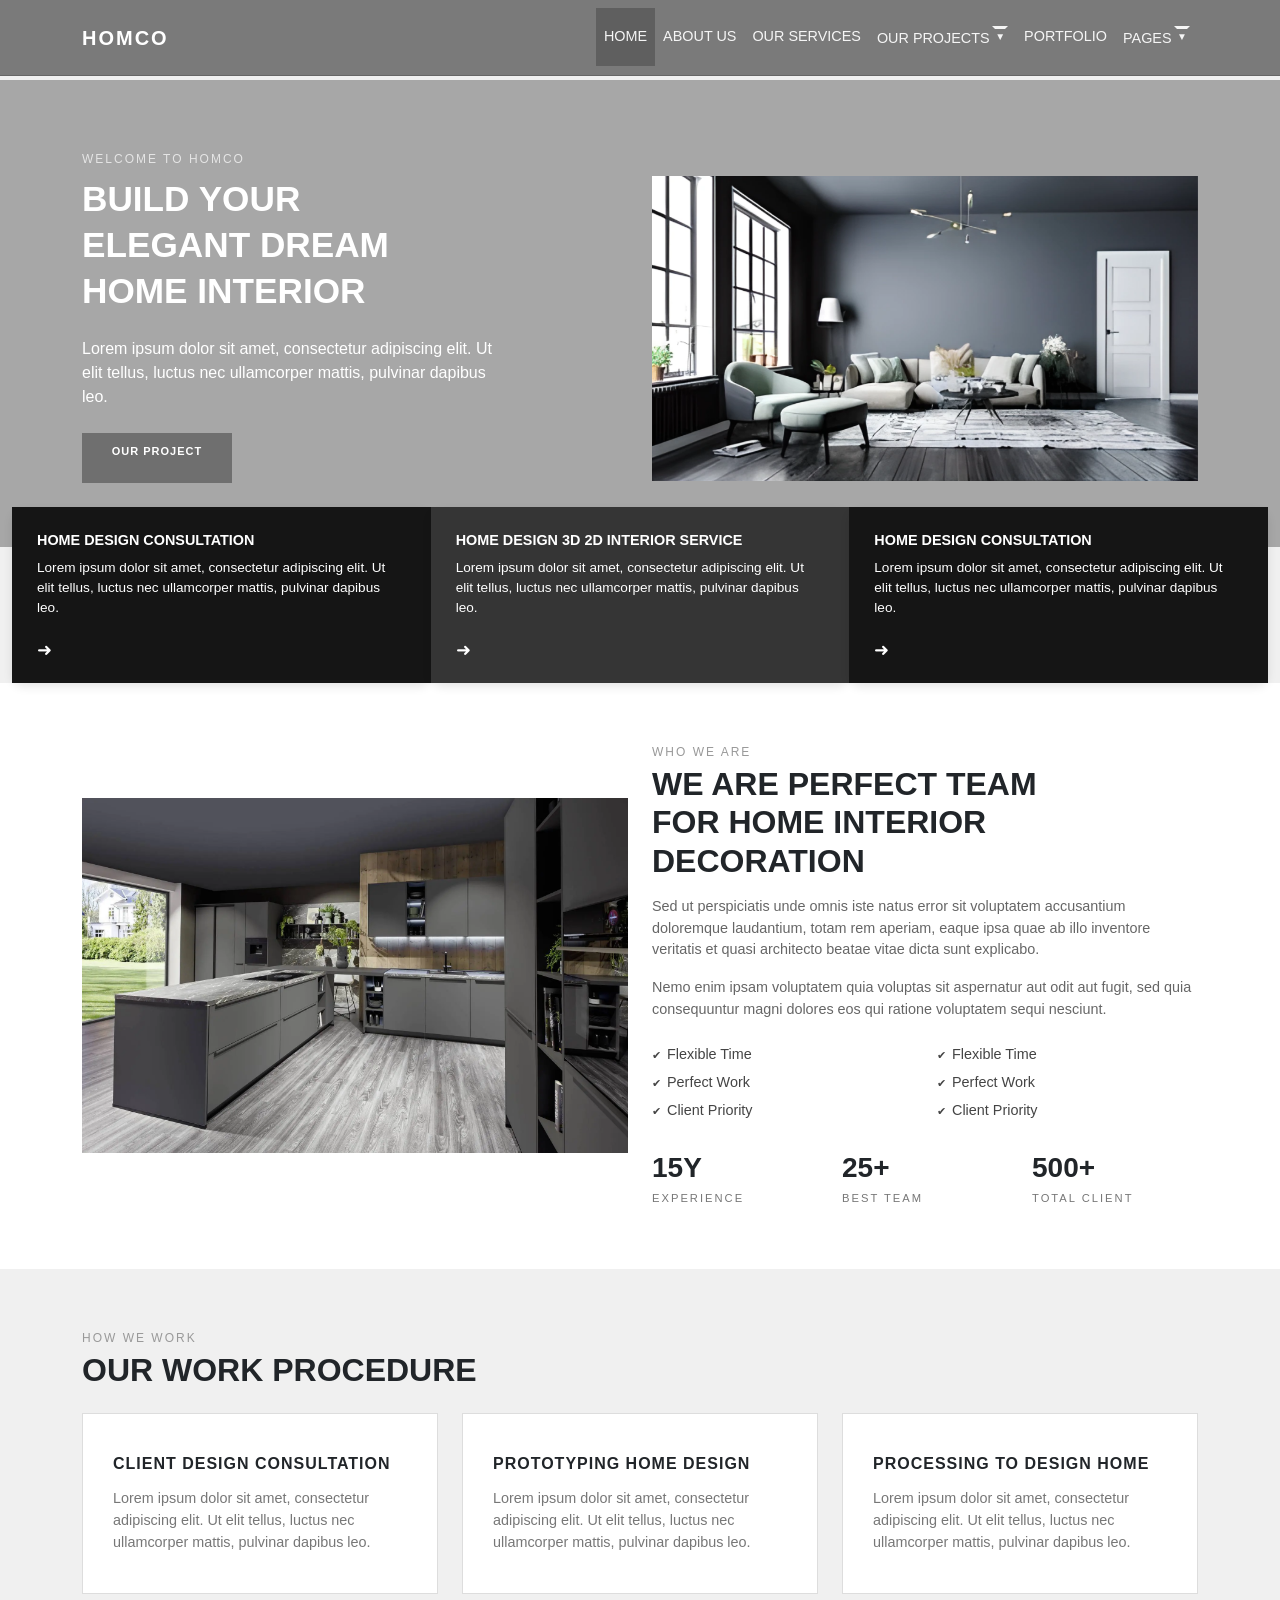
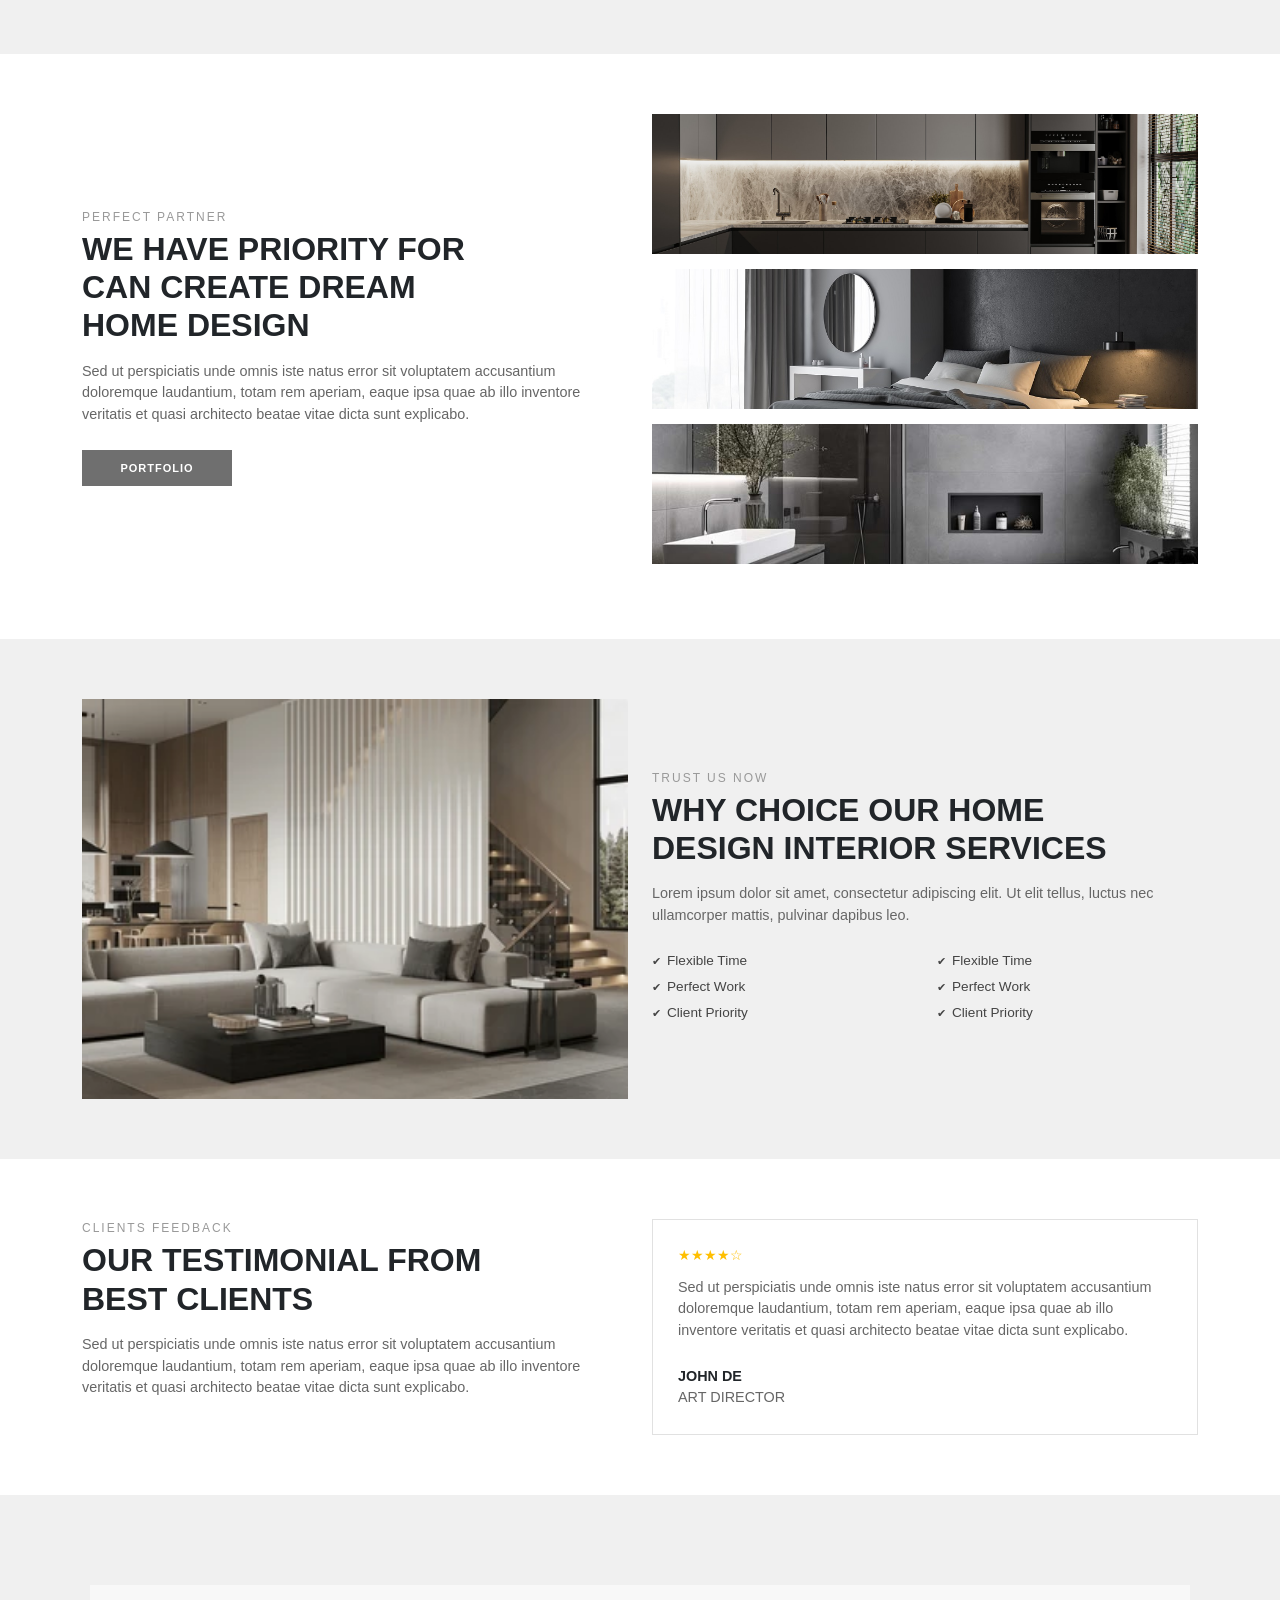
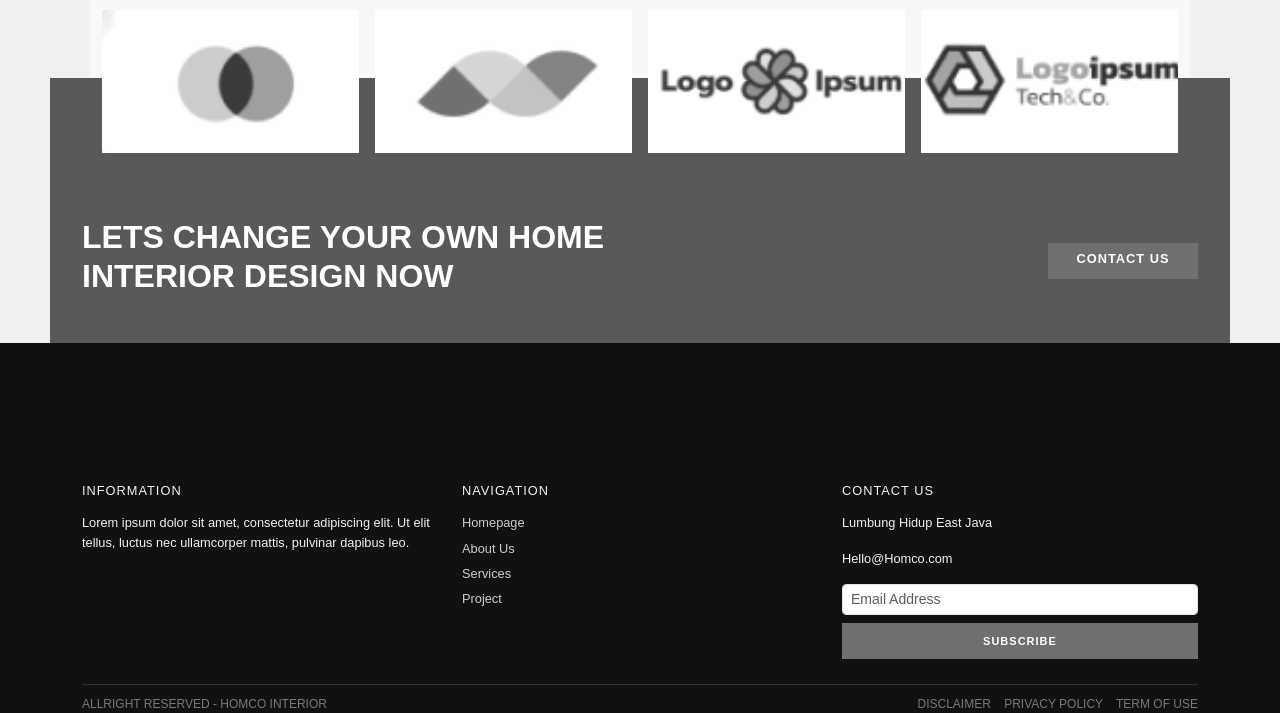
<file: index.html>
<!DOCTYPE html>
<html lang="en">
<head>
    <meta charset="UTF-8">
    <meta name="viewport" content="width=device-width, initial-scale=1.0">
    <title>Home</title>
    <link href="https://cdn.jsdelivr.net/npm/bootstrap@5.3.8/dist/css/bootstrap.min.css" rel="stylesheet" integrity="sha384-sRIl4kxILFvY47J16cr9ZwB07vP4J8+LH7qKQnuqkuIAvNWLzeN8tE5YBujZqJLB" crossorigin="anonymous">
    <link rel="stylesheet" href="./assets/css/main.css">
</head>
<body>

      <nav class="navbar navbar-expand-lg fixed-top">
    <div class="container">
      <a class="navbar-brand" href="index.html">
        HOMCO
      </a>

      <button class="navbar-toggler" type="button">
        ☰
      </button>

      <div class="navbar-collapse">
        <ul class="navbar-nav ms-auto">

          <li class="nav-item">
            <a class="nav-link active" href="index.html">Home</a>
          </li>

          <li class="nav-item">
            <a class="nav-link" href="about.html">About Us</a>
          </li>

          <li class="nav-item">
            <a class="nav-link" href="services.html">Our Services</a>
          </li>

          <li class="nav-item dropdown">
            <a class="nav-link dropdown-toggle">Our Projects</a>
            <ul class="dropdown-menu">
              <li><a class="dropdown-item" href="projects.html">Projects</a></li>
              <li><a class="dropdown-item" href="portfolio.html">Portfolio</a></li>
            </ul>
          </li>

          <li class="nav-item">
            <a class="nav-link" href="portfolio.html">Portfolio</a>
          </li>

          <li class="nav-item dropdown">
            <a class="nav-link dropdown-toggle">Pages</a>
            <ul class="dropdown-menu">
              <li><a class="dropdown-item" href="faq.html">FAQ</a></li>
              <li><a class="dropdown-item" href="blog.html">Blog</a></li>
              <li><a class="dropdown-item" href="single-post.html">Single Post</a></li>
              <li><a class="dropdown-item" href="404.html">404 Page</a></li>
            </ul>
          </li>

        </ul>
      </div>
    </div>
  </nav>


  <section class="hero-section">
    <div class="container">
      <div class="row align-items-center">
    
        <div class="col-lg-6 mb-4">
          <p class="hero-tag mb-2">WELCOME TO HOMCO</p>
          <h1 class="hero-title mb-4">
            BUILD YOUR<br>
            ELEGANT DREAM<br>
            HOME INTERIOR
          </h1>
          <p class="mb-4" style="max-width: 420px;">
            Lorem ipsum dolor sit amet, consectetur adipiscing elit. Ut elit tellus,
            luctus nec ullamcorper mattis, pulvinar dapibus leo.
          </p>
          <button class="btn hero-btn ">
            OUR PROJECT
          </button>
        </div>


        <div class="col-lg-6 text-center">
          <div class="placeholder-img-lg">
            <img src="./assets/img/interior.png" alt="intereior"/>
          </div>
        </div>
      </div>
    </div>
  </section>


  <section class="home-services-strip">
    <div class="container-fluid">
      <div class="row g-0">
        <div class="col-md-4 box">
          <div class="service-card h-100">
            <h5>Home Design Consultation</h5>
            <p>
              Lorem ipsum dolor sit amet, consectetur adipiscing elit. Ut elit tellus, luctus nec
              ullamcorper mattis, pulvinar dapibus leo.
            </p>
            <span class="service-arrow">➜</span>
          </div>
        </div>

        <div class="col-md-4 box">
          <div class="service-card middle h-100">
            <h5>Home Design 3D 2D Interior Service</h5>
            <p>
              Lorem ipsum dolor sit amet, consectetur adipiscing elit. Ut elit tellus, luctus nec
              ullamcorper mattis, pulvinar dapibus leo.
            </p>
            <span class="service-arrow">➜</span>
          </div>
        </div>

        <div class="col-md-4 box">
          <div class="service-card h-100">
            <h5>Home Design Consultation</h5>
            <p>
              Lorem ipsum dolor sit amet, consectetur adipiscing elit. Ut elit tellus, luctus nec
              ullamcorper mattis, pulvinar dapibus leo.
            </p>
            <span class="service-arrow">➜</span>
          </div>
        </div>
      </div>
    </div>
  </section>

  <section class="section-wrap section-white">
    <div class="container">
      <div class="row g-4 align-items-center">
        <div class="col-lg-6">
          <div class="placeholder-img-lg">
            <img src="./assets/img/interior2.webp"/>
          </div>
        </div>
        <div class="col-lg-6">
          <p class="section-label mb-1">WHO WE ARE</p>
          <h2 class="section-title mb-3">
            WE ARE PERFECT TEAM<br>
            FOR HOME INTERIOR<br>
            DECORATION
          </h2>
          <p class="text-grey mb-3">
            Sed ut perspiciatis unde omnis iste natus error sit voluptatem accusantium
            doloremque laudantium, totam rem aperiam, eaque ipsa quae ab illo
            inventore veritatis et quasi architecto beatae vitae dicta sunt explicabo.
          </p>
          <p class="text-grey mb-4">
            Nemo enim ipsam voluptatem quia voluptas sit aspernatur aut odit aut fugit,
            sed quia consequuntur magni dolores eos qui ratione voluptatem sequi nesciunt.
          </p>

          <div class="row">
            <div class="col-md-6">
              <ul class="about-bullets">
                <li>Flexible Time</li>
                <li>Perfect Work</li>
                <li>Client Priority</li>
              </ul>
            </div>
            <div class="col-md-6">
              <ul class="about-bullets">
                <li>Flexible Time</li>
                <li>Perfect Work</li>
                <li>Client Priority</li>
              </ul>
            </div>
          </div>

          <div class="row stats-box text-center text-lg-start mt-4">
            <div class="col-4 stat-item">
              <h3>15Y</h3>
              <span>EXPERIENCE</span>
            </div>
            <div class="col-4 stat-item">
              <h3>25+</h3>
              <span>BEST TEAM</span>
            </div>
            <div class="col-4 stat-item">
              <h3>500+</h3>
              <span>TOTAL CLIENT</span>
            </div>
          </div>
        </div>
      </div>
    </div>
  </section>


  <section class="section-wrap">
    <div class="container">
      <p class="section-label mb-1">HOW WE WORK</p>
      <h2 class="section-title mb-4">OUR WORK PROCEDURE</h2>

      <div class="row g-4">
        <div class="col-md-4">
          <div class="procedure-card">
            <h5>CLIENT DESIGN CONSULTATION</h5>
            <p>
              Lorem ipsum dolor sit amet, consectetur adipiscing elit. Ut elit tellus,
              luctus nec ullamcorper mattis, pulvinar dapibus leo.
            </p>
          </div>
        </div>
        <div class="col-md-4">
          <div class="procedure-card">
            <h5>PROTOTYPING HOME DESIGN</h5>
            <p>
              Lorem ipsum dolor sit amet, consectetur adipiscing elit. Ut elit tellus,
              luctus nec ullamcorper mattis, pulvinar dapibus leo.
            </p>
          </div>
        </div>
        <div class="col-md-4">
          <div class="procedure-card">
            <h5>PROCESSING TO DESIGN HOME</h5>
            <p>
              Lorem ipsum dolor sit amet, consectetur adipiscing elit. Ut elit tellus,
              luctus nec ullamcorper mattis, pulvinar dapibus leo.
            </p>
          </div>
        </div>
      </div>
    </div>
  </section>


  <section class="section-wrap section-white">
    <div class="container">
      <div class="row g-4 align-items-center">
        <div class="col-lg-6">
          <p class="section-label mb-1">PERFECT PARTNER</p>
          <h2 class="section-title mb-3">
            WE HAVE PRIORITY FOR<br>
            CAN CREATE DREAM<br>
            HOME DESIGN
          </h2>
          <p class="text-grey mb-4">
            Sed ut perspiciatis unde omnis iste natus error sit voluptatem accusantium
            doloremque laudantium, totam rem aperiam, eaque ipsa quae ab illo inventore
            veritatis et quasi architecto beatae vitae dicta sunt explicabo.
          </p>
          <button class="btn partner-btn">PORTFOLIO</button>
        </div>


        <div class="col-lg-6">
  <div class="stack-img"><img src="./assets/img/interior3.jpg"></div>
  <div class="stack-img"><img src="./assets/img/interior4.jpeg"></div>
  <div class="stack-img"><img src="./assets/img/interior5.jpg"></div>
</div>


      </div>
    </div>
  </section>


  <section class="section-wrap">
    <div class="container">
      <div class="row g-4 align-items-center">
        <div class="col-lg-6">
          <div class="placeholder-img-lg">
            <img src="./assets/img/interior6.webp"/>
          </div>
        </div>
        <div class="col-lg-6">
          <p class="section-label mb-1">TRUST US NOW</p>
          <h2 class="section-title mb-3">
            WHY CHOICE OUR HOME<br>
            DESIGN INTERIOR SERVICES
          </h2>
          <p class="text-grey mb-4">
            Lorem ipsum dolor sit amet, consectetur adipiscing elit. Ut elit tellus,
            luctus nec ullamcorper mattis, pulvinar dapibus leo.
          </p>

          <div class="row">
            <div class="col-md-6">
              <ul class="check-list">
                <li>Flexible Time</li>
                <li>Perfect Work</li>
                <li>Client Priority</li>
              </ul>
            </div>
            <div class="col-md-6">
              <ul class="check-list">
                <li>Flexible Time</li>
                <li>Perfect Work</li>
                <li>Client Priority</li>
              </ul>
            </div>
          </div>
        </div>
      </div>
    </div>
  </section>


  <section class="section-wrap section-white">
    <div class="container">
      <div class="row g-4">
        <div class="col-lg-6">
          <p class="section-label mb-1">CLIENTS FEEDBACK</p>
          <h2 class="section-title mb-3">
            OUR TESTIMONIAL FROM<br>
            BEST CLIENTS
          </h2>
          <p class="text-grey">
            Sed ut perspiciatis unde omnis iste natus error sit voluptatem accusantium
            doloremque laudantium, totam rem aperiam, eaque ipsa quae ab illo inventore
            veritatis et quasi architecto beatae vitae dicta sunt explicabo.
          </p>
        </div>
        <div class="col-lg-6">
          <div class="testimonial-box">
            <div class="testimonial-stars">
              ★★★★☆
            </div>
            <p class="text-grey mb-4">
              Sed ut perspiciatis unde omnis iste natus error sit voluptatem accusantium
              doloremque laudantium, totam rem aperiam, eaque ipsa quae ab illo inventore
              veritatis et quasi architecto beatae vitae dicta sunt explicabo.
            </p>
            <p class="mb-0 fw-bold">JOHN DE</p>
            <p class="mb-0 text-grey">ART DIRECTOR</p>
          </div>
        </div>
      </div>
    </div>
  </section>

  
  <section class="logo-strip">
    <div class="container">
      <div class="row g-3 justify-content-center">
        <div class="col-6 col-md-3"><img src="./assets/img/img1.png"/></div>
        <div class="col-6 col-md-3"><img src="./assets/img/img2.png"/></div>
        <div class="col-6 col-md-3"><img src="./assets/img/img3.png"/></div>
        <div class="col-6 col-md-3"><img src="./assets/img/img4.png"/></div>
      </div>
    </div>
  </section>


  <section class="big-cta">
    <div class="container">
      <div class="row align-items-center g-3">
        <div class="col-md-8">
          <h2 class="mb-2">
            LETS CHANGE YOUR OWN HOME<br>
            INTERIOR DESIGN NOW
          </h2>
        </div>
        <div class="col-md-4 text-md-end">
          <a href="contact.html" class="btn btn-dark">CONTACT US</a>
        </div>
      </div>
    </div>
  </section>
  
  <footer class="main-footer">
    <div class="container">
      <div class="row g-4">
        <div class="col-md-4">
          <h6>INFORMATION</h6>
          <p>
            Lorem ipsum dolor sit amet, consectetur adipiscing elit. Ut elit tellus,
            luctus nec ullamcorper mattis, pulvinar dapibus leo.
          </p>
        </div>
        <div class="col-md-4">
          <h6>NAVIGATION</h6>
          <a href="index.html" class="footer-link">Homepage</a>
          <a href="about.html" class="footer-link">About Us</a>
          <a href="services.html" class="footer-link">Services</a>
          <a href="projects.html" class="footer-link">Project</a>
        </div>
        <div class="col-md-4">
          <h6>CONTACT US</h6>
          <p>Lumbung Hidup East Java</p>
          <p>Hello@Homco.com</p>
          <input type="email" class="form-control form-control-sm mb-2" placeholder="Email Address">
          <button class="btn btn-light btn-sm w-100" style="border-radius:0;">SUBSCRIBE</button>
        </div>
      </div>

      <div class="footer-bottom d-flex flex-column flex-md-row justify-content-between">
        <span>ALLRIGHT RESERVED - HOMCO INTERIOR</span>
        <span>DISCLAIMER &nbsp;&nbsp; PRIVACY POLICY &nbsp;&nbsp; TERM OF USE</span>
      </div>
    </div>
  </footer>


     <script src="https://cdn.jsdelivr.net/npm/bootstrap@5.3.8/dist/js/bootstrap.bundle.min.js" integrity="sha384-FKyoEForCGlyvwx9Hj09JcYn3nv7wiPVlz7YYwJrWVcXK/BmnVDxM+D2scQbITxI" crossorigin="anonymous"></script> 
</body>
</html>
</file>
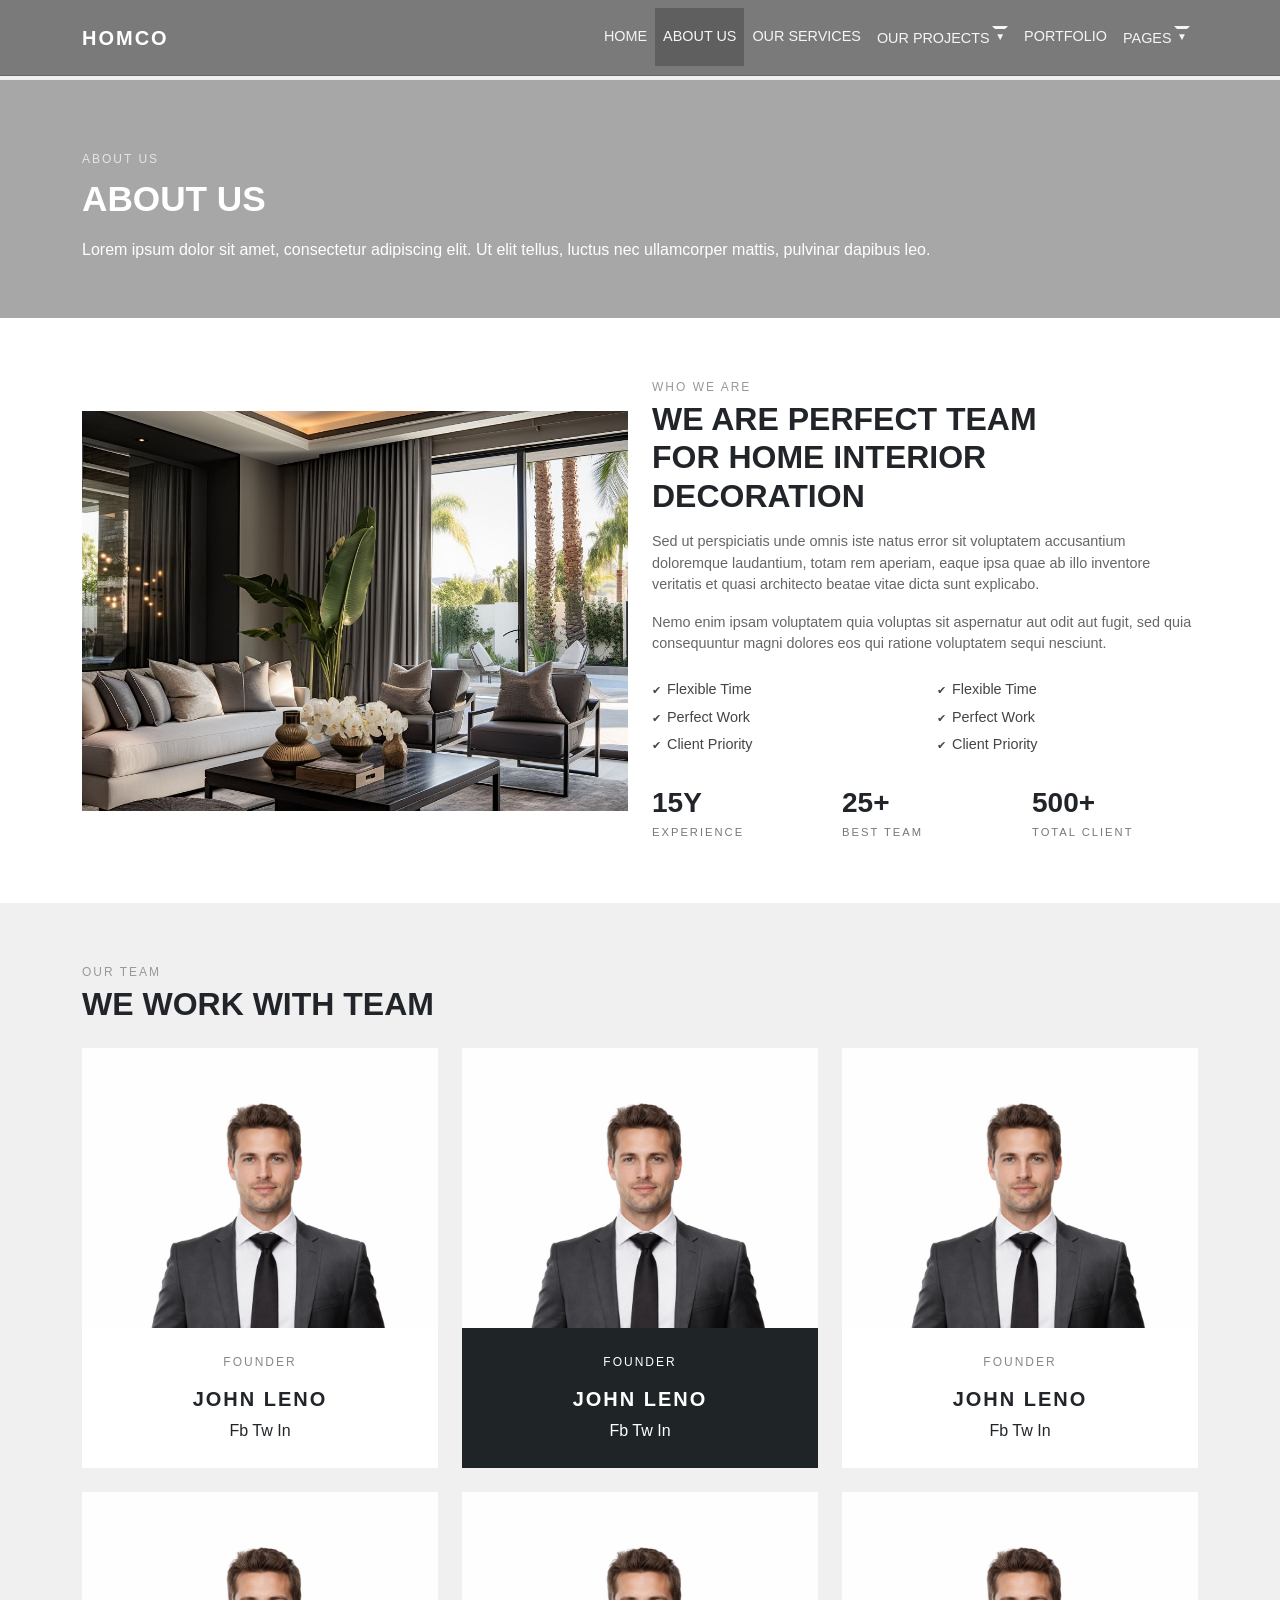
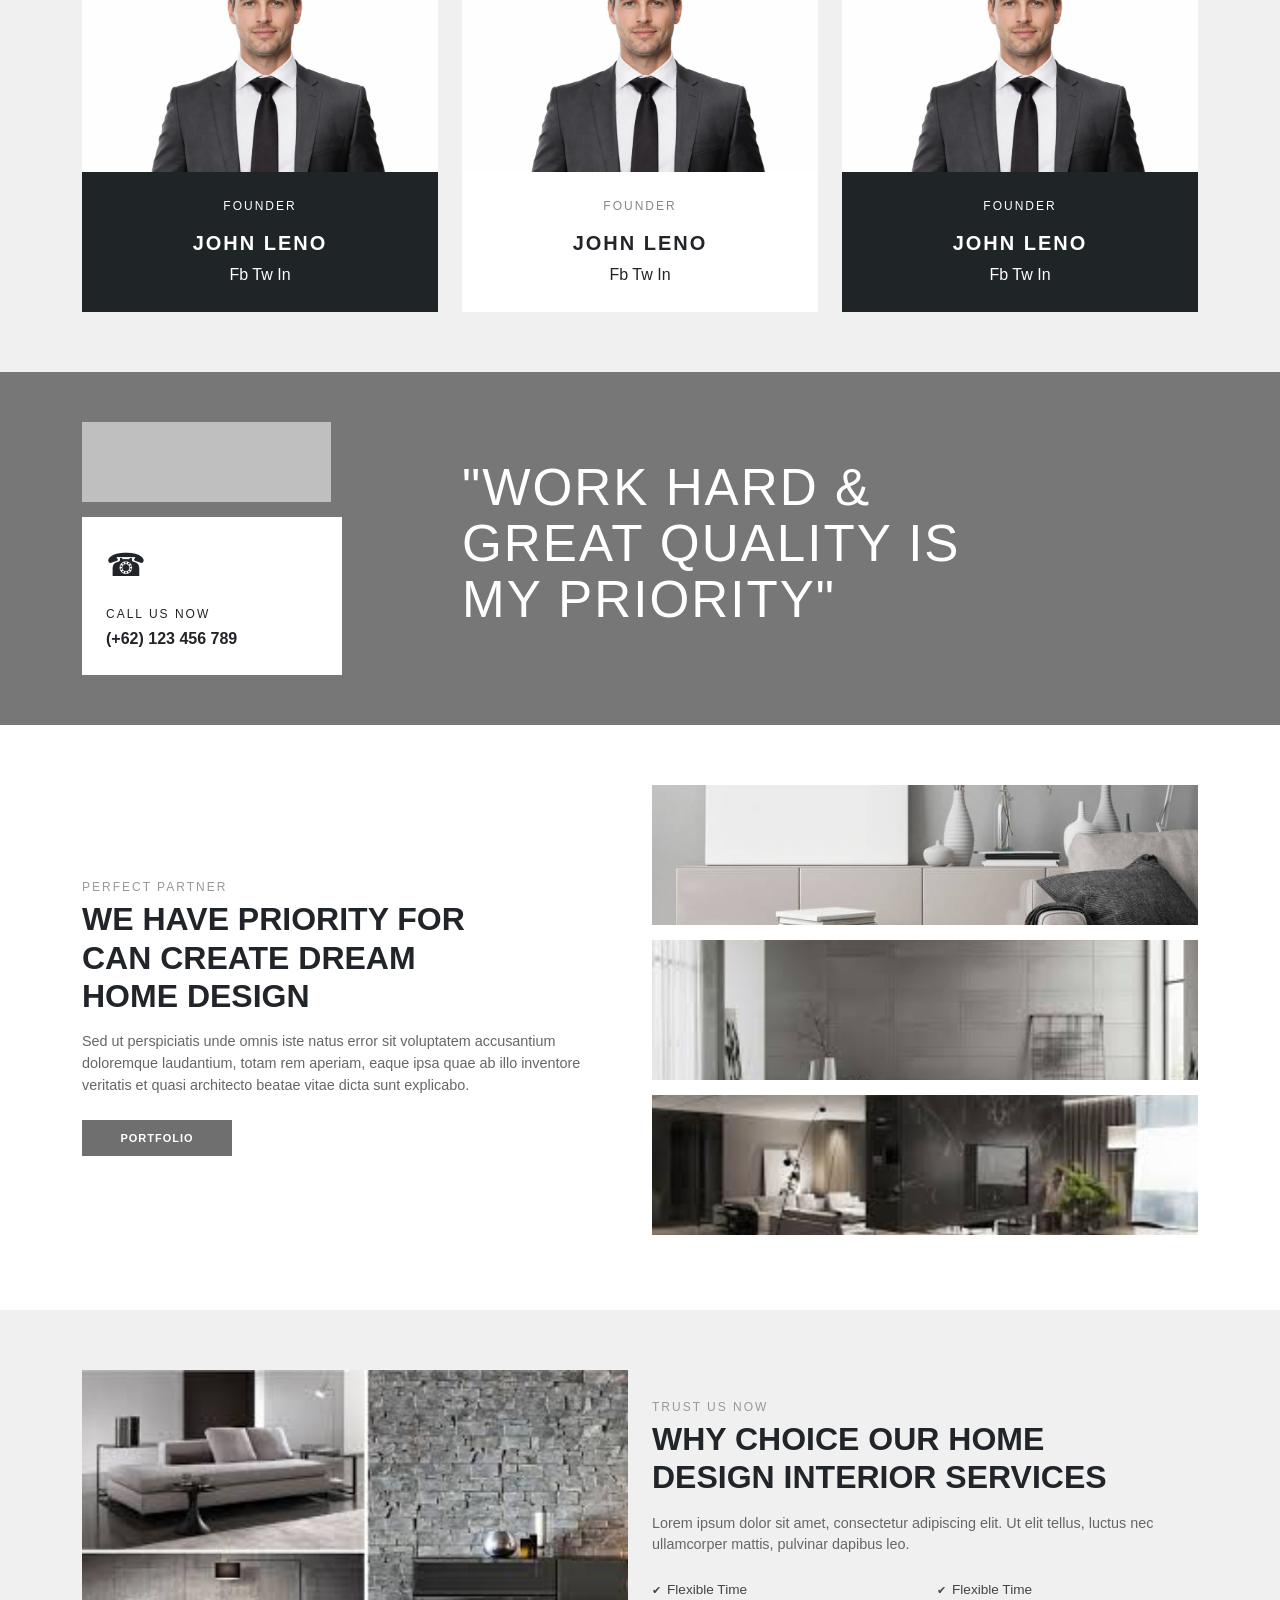
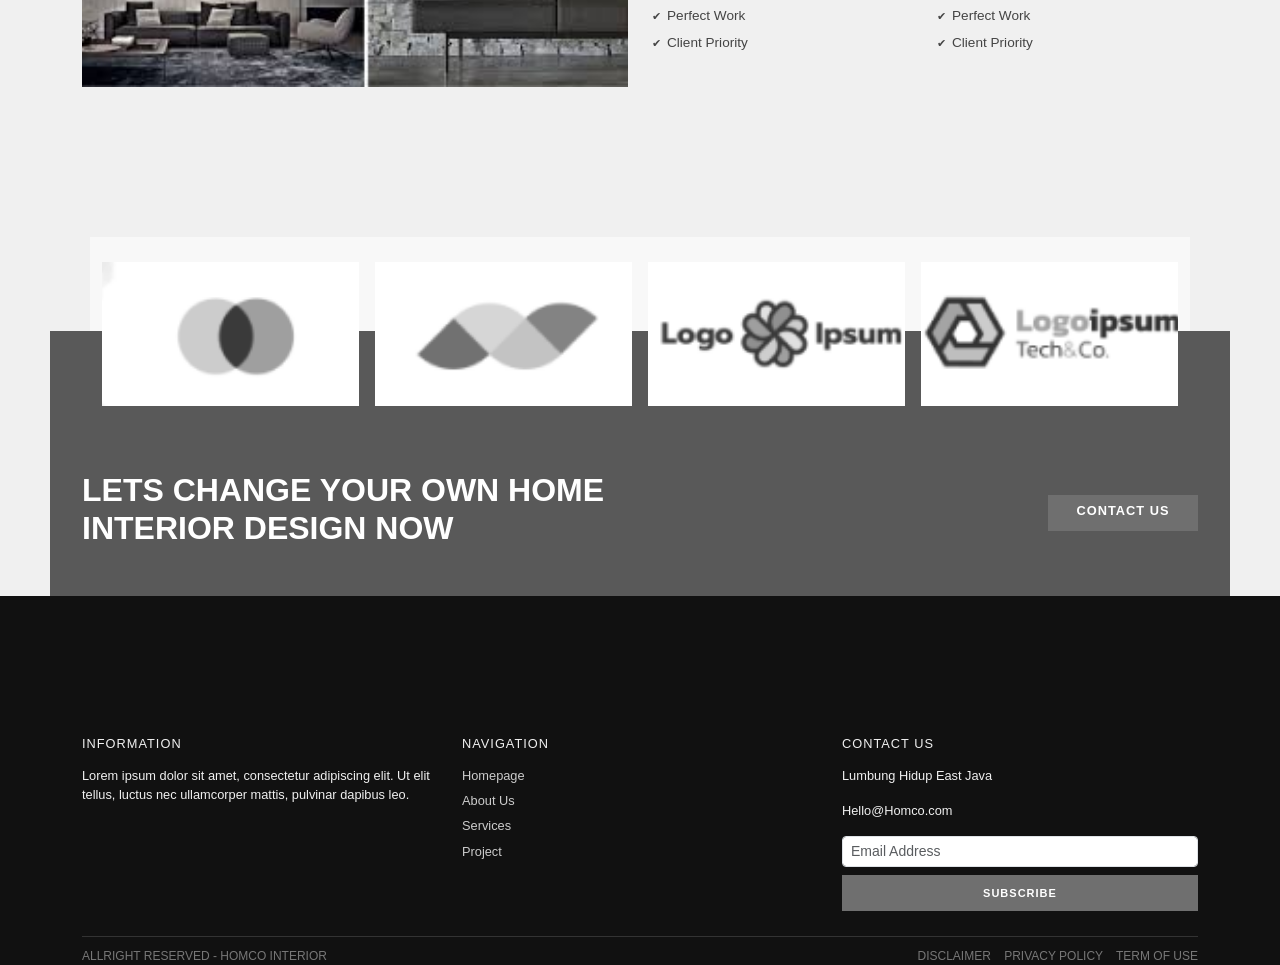
<file: about.html>
<!DOCTYPE html>
<html lang="en">
<head>
    <meta charset="UTF-8">
    <meta name="viewport" content="width=device-width, initial-scale=1.0">
    <title>About</title>
    <link href="https://cdn.jsdelivr.net/npm/bootstrap@5.3.8/dist/css/bootstrap.min.css" rel="stylesheet" integrity="sha384-sRIl4kxILFvY47J16cr9ZwB07vP4J8+LH7qKQnuqkuIAvNWLzeN8tE5YBujZqJLB" crossorigin="anonymous">
    <link rel="stylesheet" href="./assets/css/main.css">
</head>
<body>

  <nav class="navbar navbar-expand-lg fixed-top">
    <div class="container">
      <a class="navbar-brand" href="index.html">
        HOMCO
      </a>

      <button class="navbar-toggler" type="button">
        ☰
      </button>

      <div class="navbar-collapse">
        <ul class="navbar-nav ms-auto">

          <li class="nav-item">
            <a class="nav-link" href="index.html">Home</a>
          </li>

          <li class="nav-item">
            <a class="nav-link active" href="about.html">About Us</a>
          </li>

          <li class="nav-item">
            <a class="nav-link" href="services.html">Our Services</a>
          </li>

          <li class="nav-item dropdown">
            <a class="nav-link dropdown-toggle">Our Projects</a>
            <ul class="dropdown-menu">
              <li><a class="dropdown-item" href="projects.html">Projects</a></li>
              <li><a class="dropdown-item" href="portfolio.html">Portfolio</a></li>
            </ul>
          </li>

          <li class="nav-item">
            <a class="nav-link" href="portfolio.html">Portfolio</a>
          </li>

          <li class="nav-item dropdown">
            <a class="nav-link dropdown-toggle">Pages</a>
            <ul class="dropdown-menu">
              <li><a class="dropdown-item" href="faq.html">FAQ</a></li>
              <li><a class="dropdown-item" href="blog.html">Blog</a></li>
              <li><a class="dropdown-item" href="single-post.html">Single Post</a></li>
              <li><a class="dropdown-item" href="404.html">404 Page</a></li>
            </ul>
          </li>

        </ul>
      </div>
    </div>
  </nav>

  
  <section class="hero-section">
    <div class="container">
      <div class="row">
       
          <p class="hero-tag mb-2">ABOUT US</p>
          <h1 class="hero-title mb-3">
            ABOUT US
          </h1>
          <p style="max-width: 1120px;">
            Lorem ipsum dolor sit amet, consectetur adipiscing elit. Ut elit tellus,
            luctus nec ullamcorper mattis, pulvinar dapibus leo.
          </p>
       
      </div>
    </div>
  </section>

  
  <section class="section-wrap section-white">
    <div class="container">
      <div class="row g-4 align-items-center">
        <div class="col-lg-6">
          <div class="placeholder-img-lg">
            <img src="./assets/img/interior7.jpg"/>
          </div>
        </div>
        <div class="col-lg-6">
          <p class="section-label mb-1">WHO WE ARE</p>
          <h2 class="section-title mb-3">
            WE ARE PERFECT TEAM<br>
            FOR HOME INTERIOR<br>
            DECORATION
          </h2>
          <p class="text-grey mb-3">
            Sed ut perspiciatis unde omnis iste natus error sit voluptatem accusantium
            doloremque laudantium, totam rem aperiam, eaque ipsa quae ab illo
            inventore veritatis et quasi architecto beatae vitae dicta sunt explicabo.
          </p>
          <p class="text-grey mb-4">
            Nemo enim ipsam voluptatem quia voluptas sit aspernatur aut odit aut fugit,
            sed quia consequuntur magni dolores eos qui ratione voluptatem sequi nesciunt.
          </p>

          <div class="row">
            <div class="col-md-6">
              <ul class="about-bullets">
                <li>Flexible Time</li>
                <li>Perfect Work</li>
                <li>Client Priority</li>
              </ul>
            </div>
            <div class="col-md-6">
              <ul class="about-bullets">
                <li>Flexible Time</li>
                <li>Perfect Work</li>
                <li>Client Priority</li>
              </ul>
            </div>
          </div>

          <div class="row stats-box text-center text-lg-start mt-4">
            <div class="col-4 stat-item">
              <h3>15Y</h3>
              <span>EXPERIENCE</span>
            </div>
            <div class="col-4 stat-item">
              <h3>25+</h3>
              <span>BEST TEAM</span>
            </div>
            <div class="col-4 stat-item">
              <h3>500+</h3>
              <span>TOTAL CLIENT</span>
            </div>
          </div>
        </div>
      </div>
    </div>
  </section>

  
  <section class="section-wrap">
    <div class="container">
      <p class="section-label mb-1">OUR TEAM</p>
      <h2 class="section-title mb-4">WE WORK WITH TEAM</h2>

      <div class="row g-4 mb-4">
        <div class="col-12 col-md-4">
  <div class="team-card "> 
    <div class="team-img">
      <img src="./assets/img/designer.png" alt="">
    </div>

    <div class="team-info">
      <p class="role">FOUNDER</p>
      <h5>JOHN LENO</h5>
      <div class="socials">
        <span>Fb</span>
        <span>Tw</span>
        <span>In</span>
      </div>
    </div>
  </div>
</div>


        <div class="col-12 col-md-4">
  <div class="team-card dark"> 
    <div class="team-img">
      <img src="./assets/img/designer.png" alt="">
    </div>

    <div class="team-info">
      <p class="role">FOUNDER</p>
      <h5>JOHN LENO</h5>
      <div class="socials">
        <span>Fb</span>
        <span>Tw</span>
        <span>In</span>
      </div>
    </div>
  </div>
</div>


        <div class="col-12 col-md-4">
  <div class="team-card "> 
    <div class="team-img">
      <img src="./assets/img/designer.png" alt="">
    </div>

    <div class="team-info">
      <p class="role">FOUNDER</p>
      <h5>JOHN LENO</h5>
      <div class="socials">
        <span>Fb</span>
        <span>Tw</span>
        <span>In</span>
      </div>
    </div>
  </div>
</div>

      </div>

      <div class="row g-4">
        <div class="col-12 col-md-4">
  <div class="team-card dark"> 
    <div class="team-img">
      <img src="./assets/img/designer.png" alt="">
    </div>

    <div class="team-info">
      <p class="role">FOUNDER</p>
      <h5>JOHN LENO</h5>
      <div class="socials">
        <span>Fb</span>
        <span>Tw</span>
        <span>In</span>
      </div>
    </div>
  </div>
</div>


        <div class="col-12 col-md-4">
  <div class="team-card "> 
    <div class="team-img">
      <img src="./assets/img/designer.png" alt="">
    </div>

    <div class="team-info">
      <p class="role">FOUNDER</p>
      <h5>JOHN LENO</h5>
      <div class="socials">
        <span>Fb</span>
        <span>Tw</span>
        <span>In</span>
      </div>
    </div>
  </div>
</div>


        <div class="col-12 col-md-4">
  <div class="team-card dark"> 
    <div class="team-img">
      <img src="./assets/img/designer.png" alt="">
    </div>

    <div class="team-info">
      <p class="role">FOUNDER</p>
      <h5>JOHN LENO</h5>
      <div class="socials">
        <span>Fb</span>
        <span>Tw</span>
        <span>In</span>
      </div>
    </div>
  </div>
</div>

      </div>

    </div>
  </section>


  <section style="background:#777; color:#fff; padding:50px 0;">
    <div class="container">
      <div class="row g-4 align-items-center">
        <div class="col-lg-4">
          
            
          <div style="width:70%;height:80px;background:#bfbfbf;margin-bottom:15px;"></div>

     
          <div class="bg-white text-dark p-4" style="max-width: 260px;">
            <div class="mb-3" style="font-size: 2rem;">☎</div>
            <p class="text-uppercase mb-1" style="font-size:0.75rem;letter-spacing:2px;">Call Us Now</p>
            <p class="fw-bold mb-0">(+62) 123 456 789</p>
          </div>
        </div>
        <div class="col-lg-8">
          <h2 class="big-quote">
  "WORK HARD & <br>
  GREAT QUALITY IS <br>
  MY PRIORITY"
</h2>

        </div>
      </div>
    </div>
  </section>

 
  <section class="section-wrap section-white">
    <div class="container">
      <div class="row g-4 align-items-center">
        <div class="col-lg-6">
          <p class="section-label mb-1">PERFECT PARTNER</p>
          <h2 class="section-title mb-3">
            WE HAVE PRIORITY FOR<br>
            CAN CREATE DREAM<br>
            HOME DESIGN
          </h2>
          <p class="text-grey mb-4">
            Sed ut perspiciatis unde omnis iste natus error sit voluptatem accusantium
            doloremque laudantium, totam rem aperiam, eaque ipsa quae ab illo inventore
            veritatis et quasi architecto beatae vitae dicta sunt explicabo.
          </p>
          <button class="btn partner-btn">PORTFOLIO</button>
        </div>
        <div class="col-lg-6">
          <div class="stack-img"><img src="./assets/img/interior8.jpg"/> </div>
          <div class="stack-img"><img src="./assets/img/interior9.jpg"/> </div>
          <div class="stack-img"><img src="./assets/img/interior10.jpg"/> </div>
        </div>
      </div>
    </div>
  </section>

 
  <section class="section-wrap">
    <div class="container">
      <div class="row g-4 align-items-center">
        <div class="col-lg-6">
          <div class="placeholder-img-lg"><img src="./assets/img/interior11.jpg"/> </div>
        </div>
        <div class="col-lg-6">
          <p class="section-label mb-1">TRUST US NOW</p>
          <h2 class="section-title mb-3">
            WHY CHOICE OUR HOME<br>
            DESIGN INTERIOR SERVICES
          </h2>
          <p class="text-grey mb-4">
            Lorem ipsum dolor sit amet, consectetur adipiscing elit. Ut elit tellus,
            luctus nec ullamcorper mattis, pulvinar dapibus leo.
          </p>

          <div class="row">
            <div class="col-md-6">
              <ul class="check-list">
                <li>Flexible Time</li>
                <li>Perfect Work</li>
                <li>Client Priority</li>
              </ul>
            </div>
            <div class="col-md-6">
              <ul class="check-list">
                <li>Flexible Time</li>
                <li>Perfect Work</li>
                <li>Client Priority</li>
              </ul>
            </div>
          </div>
        </div>
      </div>
    </div>
  </section>

  <section class="logo-strip">
    <div class="container">
      <div class="row g-3 justify-content-center">
        <div class="col-6 col-xxl-3 col-xl-3 col-lg-4 col-xs-12"><img src="./assets/img/img1.png" /></div>
        <div class="col-6 col-xxl-3 col-xl-3 col-lg-4 col-xs-12"> <img src="./assets/img/img2.png"/></div>
        <div class="col-6 col-xxl-3 col-xl-3 col-lg-4 col-xs-12 "><img src="./assets/img/img3.png"/></div>
        <div class="col-6 col-xxl-3 col-xl-3 col-lg-4 col-xs-12 "><img src="./assets/img/img4.png"/></div>
      </div>
    </div>
  </section>

  <section class="big-cta">
    <div class="container">
      <div class="row align-items-center g-3">
        <div class="col-md-8">
          <h2 class="mb-2">
            LETS CHANGE YOUR OWN HOME<br>
            INTERIOR DESIGN NOW
          </h2>
        </div>
        <div class="col-md-4 text-md-end">
          <a href="contact.html" class="btn btn-dark">CONTACT US</a>
        </div>
      </div>
    </div>
  </section>


  <footer class="main-footer">
    <div class="container">
      <div class="row g-4">
        <div class="col-md-4">
          <h6>INFORMATION</h6>
          <p>
            Lorem ipsum dolor sit amet, consectetur adipiscing elit. Ut elit tellus,
            luctus nec ullamcorper mattis, pulvinar dapibus leo.
          </p>
        </div>
        <div class="col-md-4">
          <h6>NAVIGATION</h6>
          <a href="index.html" class="footer-link">Homepage</a>
          <a href="about.html" class="footer-link">About Us</a>
          <a href="services.html" class="footer-link">Services</a>
          <a href="projects.html" class="footer-link">Project</a>
        </div>
        <div class="col-md-4">
          <h6>CONTACT US</h6>
          <p>Lumbung Hidup East Java</p>
          <p>Hello@Homco.com</p>
          <input type="email" class="form-control form-control-sm mb-2" placeholder="Email Address">
          <button class="btn btn-light btn-sm w-100" style="border-radius:0;">SUBSCRIBE</button>
        </div>
      </div>

      <div class="footer-bottom d-flex flex-column flex-md-row justify-content-between">
        <span>ALLRIGHT RESERVED - HOMCO INTERIOR</span>
        <span>DISCLAIMER &nbsp;&nbsp; PRIVACY POLICY &nbsp;&nbsp; TERM OF USE</span>
      </div>
    </div>
  </footer>
 <script src="https://cdn.jsdelivr.net/npm/bootstrap@5.3.8/dist/js/bootstrap.bundle.min.js" integrity="sha384-FKyoEForCGlyvwx9Hj09JcYn3nv7wiPVlz7YYwJrWVcXK/BmnVDxM+D2scQbITxI" crossorigin="anonymous"></script> 
</body>
</body>
</html>
</file>
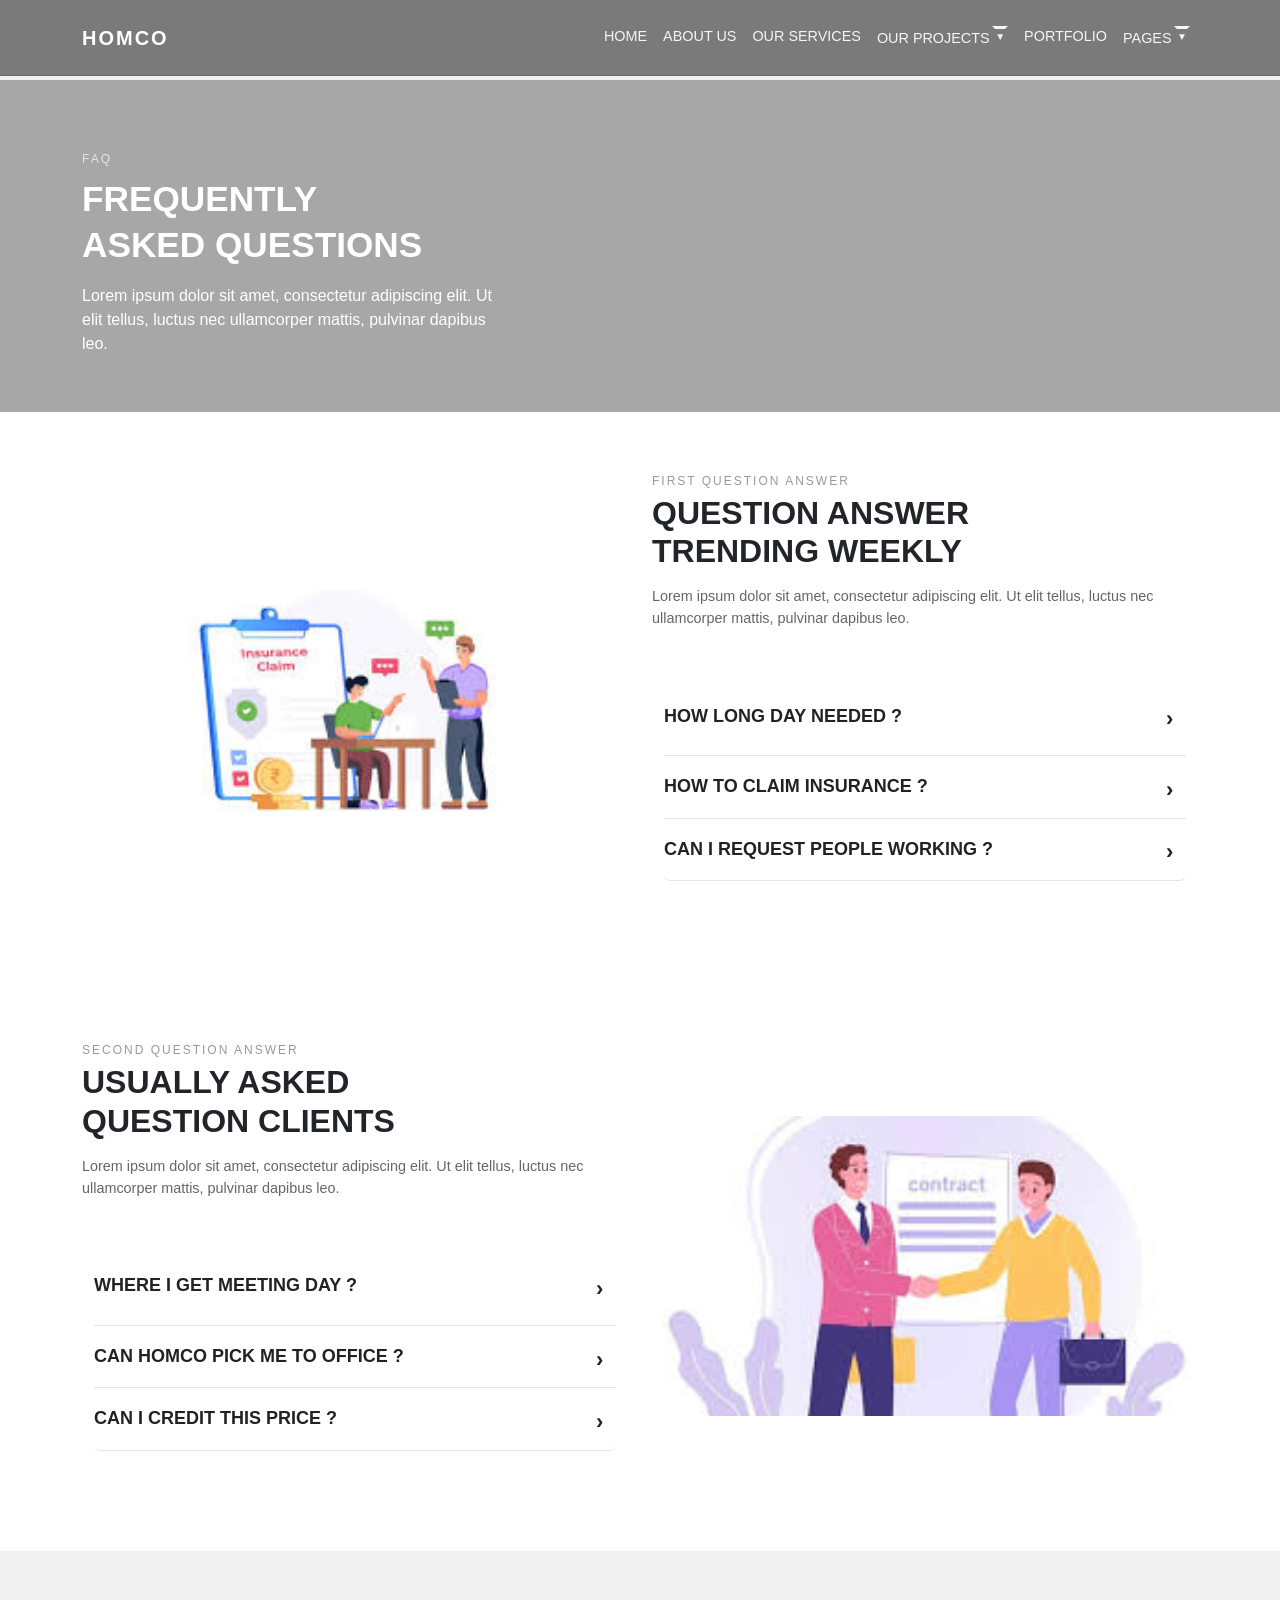
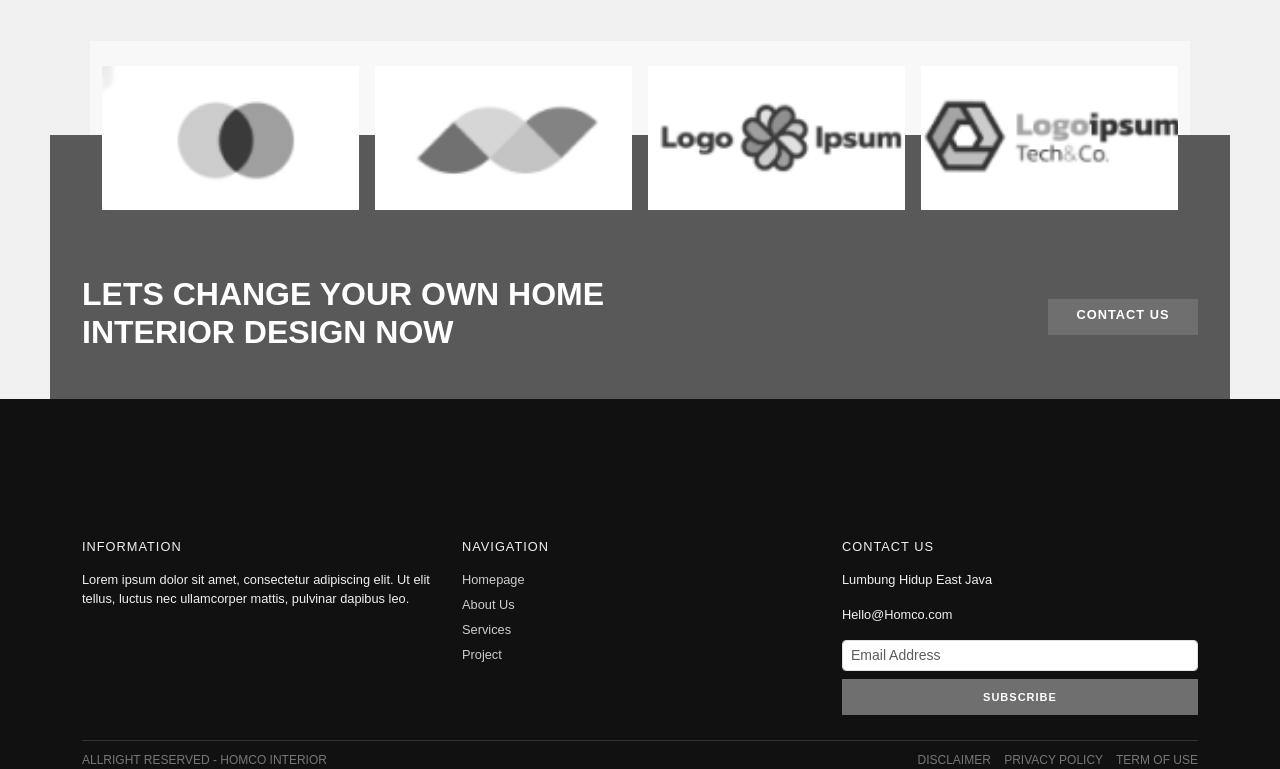
<file: faq.html>
<!DOCTYPE html>
<html lang="en">
<head>
    <meta charset="UTF-8">
    <meta name="viewport" content="width=device-width, initial-scale=1.0">
    <title>About</title>
    <link href="https://cdn.jsdelivr.net/npm/bootstrap@5.3.8/dist/css/bootstrap.min.css" rel="stylesheet" integrity="sha384-sRIl4kxILFvY47J16cr9ZwB07vP4J8+LH7qKQnuqkuIAvNWLzeN8tE5YBujZqJLB" crossorigin="anonymous">
    <link rel="stylesheet" href="./assets/css/main.css">
</head>
<body>
  <nav class="navbar navbar-expand-lg fixed-top">
    <div class="container">
      <a class="navbar-brand" href="index.html">
        HOMCO
      </a>

     
      <button class="navbar-toggler" type="button">
        ☰
      </button>

      <div class="navbar-collapse">
        <ul class="navbar-nav ms-auto">

          <li class="nav-item">
            <a class="nav-link" href="index.html">Home</a>
          </li>

          <li class="nav-item">
            <a class="nav-link" href="about.html">About Us</a>
          </li>

          <li class="nav-item">
            <a class="nav-link" href="services.html">Our Services</a>
          </li>

          <li class="nav-item dropdown">
            <a class="nav-link dropdown-toggle">Our Projects</a>
            <ul class="dropdown-menu">
              <li><a class="dropdown-item" href="projects.html">Projects</a></li>
              <li><a class="dropdown-item" href="portfolio.html">Portfolio</a></li>
            </ul>
          </li>

          <li class="nav-item">
            <a class="nav-link" href="portfolio.html">Portfolio</a>
          </li>

          <li class="nav-item dropdown">
            <a class="nav-link dropdown-toggle">Pages</a>
            <ul class="dropdown-menu">
              <li><a class="dropdown-item" href="faq.html">FAQ</a></li>
              <li><a class="dropdown-item" href="blog.html">Blog</a></li>
              <li><a class="dropdown-item" href="single-post.html">Single Post</a></li>
              <li><a class="dropdown-item" href="404.html">404 Page</a></li>
            </ul>
          </li>

        </ul>
      </div>
    </div>
  </nav>

  <section class="hero-section">
    <div class="container">
      <div class="row">
        <div class="col-lg-6">
          <p class="hero-tag mb-2">FAQ</p>
          <h1 class="hero-title mb-3">
            FREQUENTLY<br>
            ASKED QUESTIONS
          </h1>
          <p style="max-width: 420px;">
            Lorem ipsum dolor sit amet, consectetur adipiscing elit. Ut elit tellus,
            luctus nec ullamcorper mattis, pulvinar dapibus leo.
          </p>
        </div>
      </div>
    </div>
  </section>



   <section class="section-wrap section-white">
    <div class="container">
      <div class="row g-4 align-items-center">

        <div class="col-lg-6">
          
          <div class="placeholder-img-lg d-flex justify-content-center align-items-center">
            <div class="placeholder-circle first-question"><img  src="./assets/img/first-question.jpg"/></div>
          </div>
        </div>
        <div class="col-lg-6">
          <p class="section-label mb-1">FIRST QUESTION ANSWER</p>
          <h2 class="section-title mb-3">
            QUESTION ANSWER<br>TRENDING WEEKLY
          </h2>
          <p class="text-grey mb-3">
            Lorem ipsum dolor sit amet, consectetur adipiscing elit. Ut elit tellus,
            luctus nec ullamcorper mattis, pulvinar dapibus leo.
          </p>

         <section class="faq-section">
  <div class="container">

    <div class="accordion" id="faqAccordion">

     
      <div class="accordion-item">
        <h2 >
          <button class="accordion-button collapsed" type="button" data-bs-toggle="collapse" data-bs-target="#q1">
            HOW LONG DAY NEEDED ?
          </button>
        </h2>
        <div id="q1" class="accordion-collapse collapse" data-bs-parent="#faqAccordion">
          <div class="accordion-body">
            Your answer goes here...
          </div>
        </div>
      </div>

      <div class="accordion-item">
        <h2 class="accordion-header">
          <button class="accordion-button collapsed" type="button" data-bs-toggle="collapse" data-bs-target="#q2">
            HOW TO CLAIM INSURANCE ?
          </button>
        </h2>
        <div id="q2" class="accordion-collapse collapse" data-bs-parent="#faqAccordion">
          <div class="accordion-body">
            Your answer goes here...
          </div>
        </div>
      </div>

   
      <div class="accordion-item">
        <h2 class="accordion-header">
          <button class="accordion-button collapsed" type="button" data-bs-toggle="collapse" data-bs-target="#q3">
            CAN I REQUEST PEOPLE WORKING ?
          </button>
        </h2>
        <div id="q3" class="accordion-collapse collapse" data-bs-parent="#faqAccordion">
          <div class="accordion-body">
            Your answer goes here...
          </div>
        </div>
      </div>

    </div>

  </div>
         </section>

          
        </div>

      </div>
    </div>
  </section>

   <section class="section-wrap section-white">
    <div class="container">
      <div class="row g-4 align-items-center">

        
        <div class="col-lg-6">
          <p class="section-label mb-1">SECOND QUESTION ANSWER</p>
          <h2 class="section-title mb-3">
            USUALLY ASKED<br>QUESTION CLIENTS
          </h2>
          <p class="text-grey mb-3">
            Lorem ipsum dolor sit amet, consectetur adipiscing elit. Ut elit tellus,
            luctus nec ullamcorper mattis, pulvinar dapibus leo.
          </p>

         <section class="faq-section">
  <div class="container">

    <div class="accordion" id="faqAccordion">

     
      <div class="accordion-item">
        <h2 >
          <button class="accordion-button collapsed" type="button" data-bs-toggle="collapse" data-bs-target="#q1">
            WHERE I GET MEETING DAY ?
          </button>
        </h2>
        <div id="q1" class="accordion-collapse collapse" data-bs-parent="#faqAccordion">
          <div class="accordion-body">
            Your answer goes here...
          </div>
        </div>
      </div>

      <div class="accordion-item">
        <h2 class="accordion-header">
          <button class="accordion-button collapsed" type="button" data-bs-toggle="collapse" data-bs-target="#q2">
            CAN HOMCO PICK ME TO OFFICE ?
          </button>
        </h2>
        <div id="q2" class="accordion-collapse collapse" data-bs-parent="#faqAccordion">
          <div class="accordion-body">
            Your answer goes here...
          </div>
        </div>
      </div>

   
      <div class="accordion-item">
        <h2 class="accordion-header">
          <button class="accordion-button collapsed" type="button" data-bs-toggle="collapse" data-bs-target="#q3">
            CAN I CREDIT THIS PRICE ?
          </button>
        </h2>
        <div id="q3" class="accordion-collapse collapse" data-bs-parent="#faqAccordion">
          <div class="accordion-body">
            Your answer goes here...
          </div>
        </div>
      </div>

    </div>

  </div>
         </section>

          
        </div>
<div class="col-lg-6">
          
          <div class="placeholder-img-lg d-flex justify-content-center align-items-center">
            <div class="placeholder-circle first-question"><img  src="./assets/img/second-question.jpg"/></div>
          </div>
        </div>
      </div>
    </div>
  </section>




   <section class="logo-strip">
    <div class="container">
      <div class="row g-3 justify-content-center">
        <div class="col-6 col-md-3"><img src="./assets/img/img1.png"/></div>
        <div class="col-6 col-md-3"><img src="./assets/img/img2.png"/></div>
        <div class="col-6 col-md-3"><img src="./assets/img/img3.png"/></div>
        <div class="col-6 col-md-3"><img src="./assets/img/img4.png"/></div>
      </div>
    </div>
  </section>


  <section class="big-cta">
    <div class="container">
      <div class="row align-items-center g-3">
        <div class="col-md-8">
          <h2 class="mb-2">
            LETS CHANGE YOUR OWN HOME<br>
            INTERIOR DESIGN NOW
          </h2>
        </div>
        <div class="col-md-4 text-md-end">
          <a href="contact.html" class="btn btn-dark">CONTACT US</a>
        </div>
      </div>
    </div>
  </section>
  
  <footer class="main-footer">
    <div class="container">
      <div class="row g-4">
        <div class="col-md-4">
          <h6>INFORMATION</h6>
          <p>
            Lorem ipsum dolor sit amet, consectetur adipiscing elit. Ut elit tellus,
            luctus nec ullamcorper mattis, pulvinar dapibus leo.
          </p>
        </div>
        <div class="col-md-4">
          <h6>NAVIGATION</h6>
          <a href="index.html" class="footer-link">Homepage</a>
          <a href="about.html" class="footer-link">About Us</a>
          <a href="services.html" class="footer-link">Services</a>
          <a href="projects.html" class="footer-link">Project</a>
        </div>
        <div class="col-md-4">
          <h6>CONTACT US</h6>
          <p>Lumbung Hidup East Java</p>
          <p>Hello@Homco.com</p>
          <input type="email" class="form-control form-control-sm mb-2" placeholder="Email Address">
          <button class="btn btn-light btn-sm w-100" style="border-radius:0;">SUBSCRIBE</button>
        </div>
      </div>

      <div class="footer-bottom d-flex flex-column flex-md-row justify-content-between">
        <span>ALLRIGHT RESERVED - HOMCO INTERIOR</span>
        <span>DISCLAIMER &nbsp;&nbsp; PRIVACY POLICY &nbsp;&nbsp; TERM OF USE</span>
      </div>
    </div>
  </footer>

     <script src="https://cdn.jsdelivr.net/npm/bootstrap@5.3.8/dist/js/bootstrap.bundle.min.js" integrity="sha384-FKyoEForCGlyvwx9Hj09JcYn3nv7wiPVlz7YYwJrWVcXK/BmnVDxM+D2scQbITxI" crossorigin="anonymous"></script> 
</body>
</html>
</file>
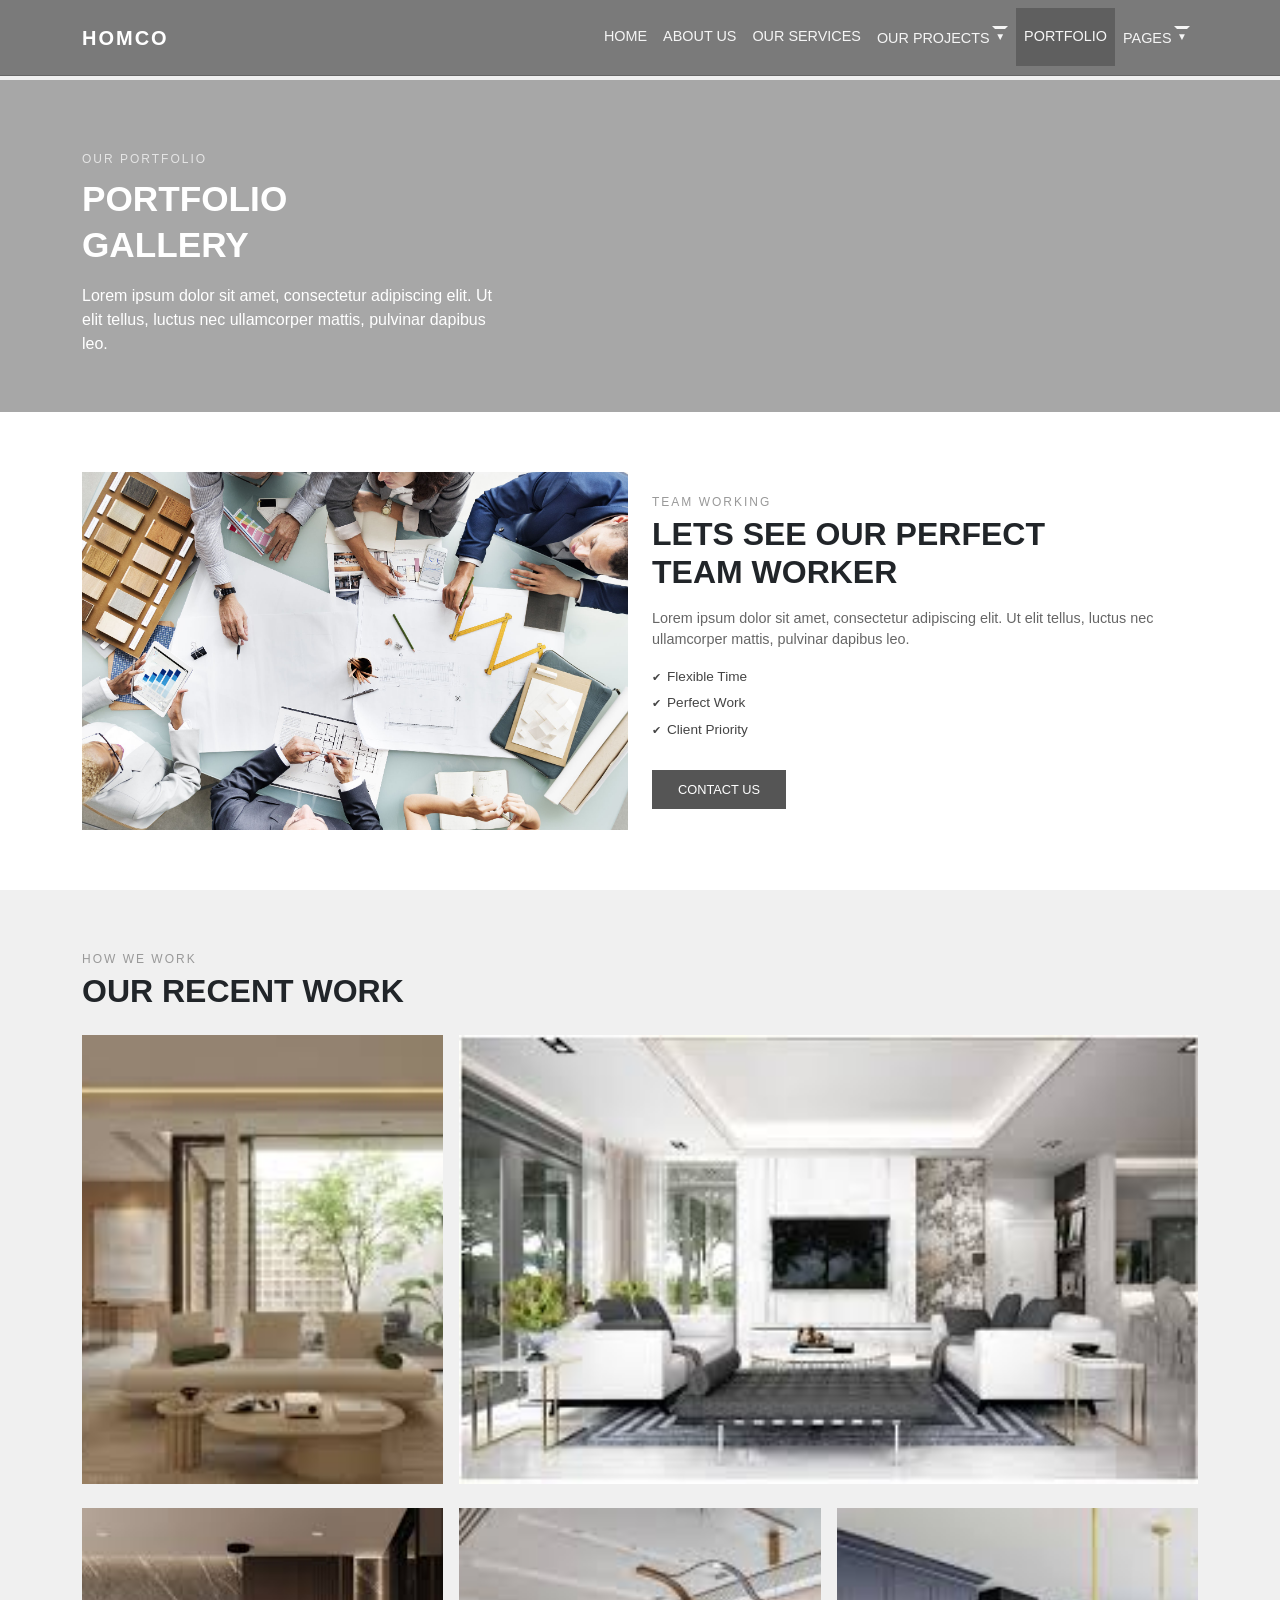
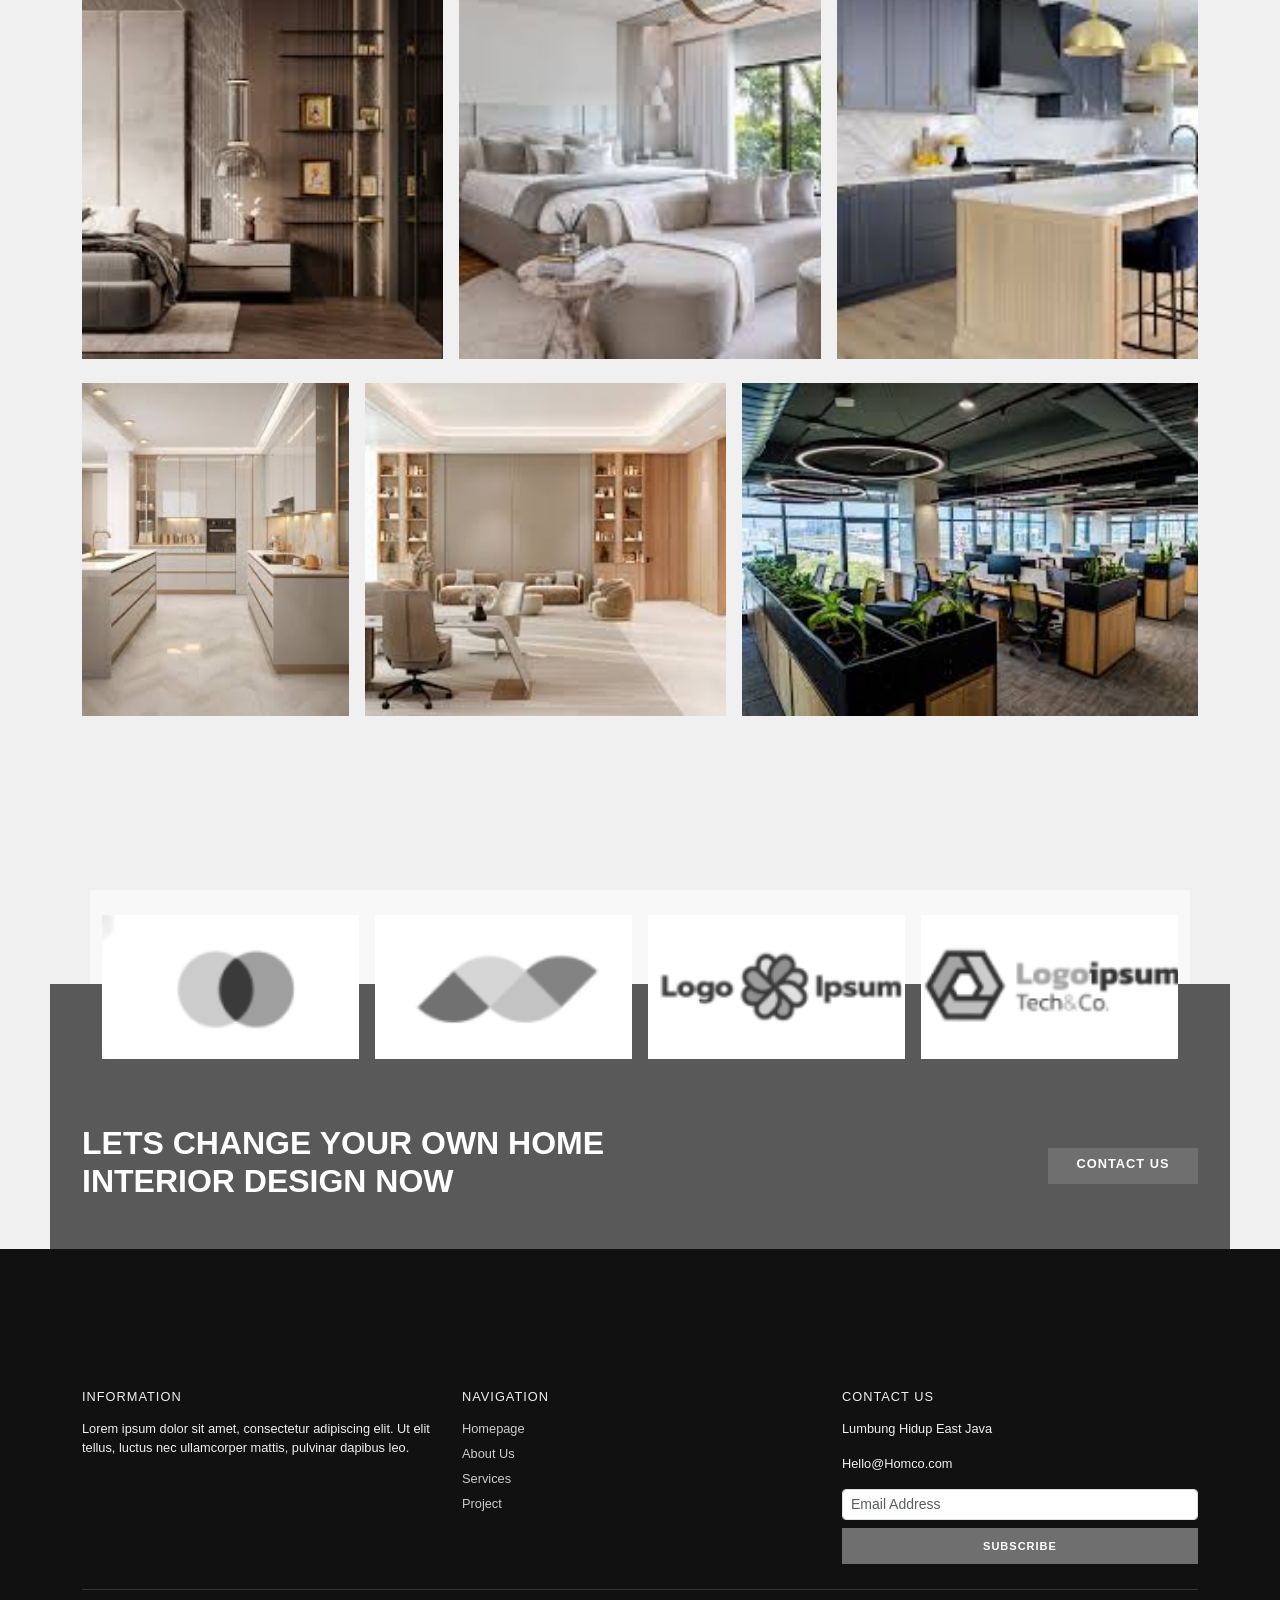
<file: portfolio.html>
<!DOCTYPE html>
<html lang="en">
<head>
    <meta charset="UTF-8">
    <meta name="viewport" content="width=device-width, initial-scale=1.0">
    <title>Portfolio</title>
    <link href="https://cdn.jsdelivr.net/npm/bootstrap@5.3.8/dist/css/bootstrap.min.css" rel="stylesheet" integrity="sha384-sRIl4kxILFvY47J16cr9ZwB07vP4J8+LH7qKQnuqkuIAvNWLzeN8tE5YBujZqJLB" crossorigin="anonymous">
    <link rel="stylesheet" href="./assets/css/main.css">
</head>
<body>

  <nav class="navbar navbar-expand-lg fixed-top">
    <div class="container">
      <a class="navbar-brand" href="index.html">
        HOMCO
      </a>

     
      <button class="navbar-toggler" type="button">
        ☰
      </button>

      <div class="navbar-collapse">
        <ul class="navbar-nav ms-auto">

          <li class="nav-item">
            <a class="nav-link" href="index.html">Home</a>
          </li>

          <li class="nav-item">
            <a class="nav-link" href="about.html">About Us</a>
          </li>

          <li class="nav-item">
            <a class="nav-link" href="services.html">Our Services</a>
          </li>

          <li class="nav-item dropdown">
            <a class="nav-link dropdown-toggle">Our Projects</a>
            <ul class="dropdown-menu">
              <li><a class="dropdown-item" href="projects.html">Projects</a></li>
              <li><a class="dropdown-item" href="portfolio.html">Portfolio</a></li>
            </ul>
          </li>

          <li class="nav-item">
            <a class="nav-link active" href="portfolio.html">Portfolio</a>
          </li>

          <li class="nav-item dropdown">
            <a class="nav-link dropdown-toggle">Pages</a>
            <ul class="dropdown-menu">
              <li><a class="dropdown-item" href="faq.html">FAQ</a></li>
              <li><a class="dropdown-item" href="blog.html">Blog</a></li>
              <li><a class="dropdown-item" href="single-post.html">Single Post</a></li>
              <li><a class="dropdown-item" href="404.html">404 Page</a></li>
            </ul>
          </li>

        </ul>
      </div>
    </div>
  </nav>

  <section class="hero-section">
    <div class="container">
      <div class="row">
        <div class="col-lg-6">
          <p class="hero-tag mb-2">OUR PORTFOLIO</p>
          <h1 class="hero-title mb-3">
            PORTFOLIO<br>
            GALLERY
          </h1>
          <p style="max-width: 420px;">
            Lorem ipsum dolor sit amet, consectetur adipiscing elit. Ut elit tellus,
            luctus nec ullamcorper mattis, pulvinar dapibus leo.
          </p>
        </div>
      </div>
    </div>
  </section>

  <section class="section-wrap section-white">
    <div class="container">
      <div class="row g-4 align-items-center">

        <div class="col-lg-6">
          
          <div class="placeholder-img-lg d-flex justify-content-center align-items-center">
            <div class="placeholder-circle"><img  src="./assets/img/team-work.jpg"/></div>
          </div>
        </div>
        <div class="col-lg-6">
          <p class="section-label mb-1">TEAM WORKING</p>
          <h2 class="section-title mb-3">
            LETS SEE OUR PERFECT<br>TEAM WORKER
          </h2>
          <p class="text-grey mb-3">
            Lorem ipsum dolor sit amet, consectetur adipiscing elit. Ut elit tellus,
            luctus nec ullamcorper mattis, pulvinar dapibus leo.
          </p>

          <ul class="check-list mt-3">
            <li>Flexible Time</li>
            <li>Perfect Work</li>
            <li>Client Priority</li>
          </ul>

          <button class="partner-btn mt-4">CONTACT US</button>
        </div>

      </div>
    </div>
  </section>

 <section class="section-wrap">
    <div class="container">
      <p class="section-label mb-1">HOW WE WORK</p>
      <h2 class="section-title mb-4"> OUR RECENT WORK </h2>
    
      <div class="row g-3">
        <div class="col-md-4 mb-4 work-img">
          <img src="./assets/img/ourwork1.jpg"/>
        </div>
        <div class="col-md-8 mb-4 work-img">
          <img src="./assets/img/ourwork2.jpg"/>
        </div>
      </div>

      <div class="row g-3">
        <div class="col-md-4 mb-4 work-img">
          <img src="./assets/img/ourwork3.jpg"/>
        </div>
        <div class="col-md-4 mb-4 work-imgmb-4 work-img">
          <img src="./assets/img/ourwork4.jpg"/>
        </div>
        <div class="col-md-4 mb-4 work-img">
          <img src="./assets/img/ourwork5.jpg"/>
        </div>
      </div>

      <div class="row g-3">
        <div class="col-md-3 mb-4 work-img">
          <img src="./assets/img/ourwork6.jpg"/>
        </div>
        <div class="col-md-4 mb-4 work-img ">
          <img src="./assets/img/ourwork7.jpg"/>
        </div>
        <div class="col-md-5 mb-4 work-img">
          <img src="./assets/img/ourwork8.jpg"/>
        </div>
      </div>


    </div>
  </section>

  
 
  
 <section class="logo-strip">
    <div class="container">
      <div class="row g-3 justify-content-center">
        <div class="col-6 col-xxl-3 col-xl-3 col-lg-4 col-xs-12"><img src="./assets/img/img1.png" /></div>
        <div class="col-6 col-xxl-3 col-xl-3 col-lg-4 col-xs-12"> <img src="./assets/img/img2.png"/></div>
        <div class="col-6 col-xxl-3 col-xl-3 col-lg-4 col-xs-12 "><img src="./assets/img/img3.png"/></div>
        <div class="col-6 col-xxl-3 col-xl-3 col-lg-4 col-xs-12 "><img src="./assets/img/img4.png"/></div>
      </div>
    </div>
  </section>

  
  <section class="big-cta">
    <div class="container">
      <div class="row align-items-center g-3">
        <div class="col-md-8">
          <h2 class="mb-2">
            LETS CHANGE YOUR OWN HOME<br>
            INTERIOR DESIGN NOW
          </h2>
        </div>
        <div class="col-md-4 text-md-end">
          <a href="contact.html" class="btn btn-dark">CONTACT US</a>
        </div>
      </div>
    </div>
  </section>


  <footer class="main-footer">
    <div class="container">
      <div class="row g-4">
        <div class="col-md-4">
          <h6>INFORMATION</h6>
          <p>
            Lorem ipsum dolor sit amet, consectetur adipiscing elit. Ut elit tellus,
            luctus nec ullamcorper mattis, pulvinar dapibus leo.
          </p>
        </div>
        <div class="col-md-4">
          <h6>NAVIGATION</h6>
          <a href="index.html" class="footer-link">Homepage</a>
          <a href="about.html" class="footer-link">About Us</a>
          <a href="services.html" class="footer-link">Services</a>
          <a href="projects.html" class="footer-link">Project</a>
        </div>
        <div class="col-md-4">
          <h6>CONTACT US</h6>
          <p>Lumbung Hidup East Java</p>
          <p>Hello@Homco.com</p>
          <input type="email" class="form-control form-control-sm mb-2" placeholder="Email Address">
          <button class="btn btn-light btn-sm w-100" style="border-radius:0;">SUBSCRIBE</button>
        </div>
      </div>

      <div class="footer-bottom d-flex flex-column flex-md-row justify-content-between">
        <span>ALLRIGHT RESERVED - HOMCO INTERIOR</span>
        <span>DISCLAIMER &nbsp;&nbsp; PRIVACY POLICY &nbsp;&nbsp; TERM OF USE</span>
      </div>
    </div>
  </footer>

  <script src="https://cdn.jsdelivr.net/npm/bootstrap@5.3.0/dist/js/bootstrap.bundle.min.js"></script>
</body>
</html>
</file>
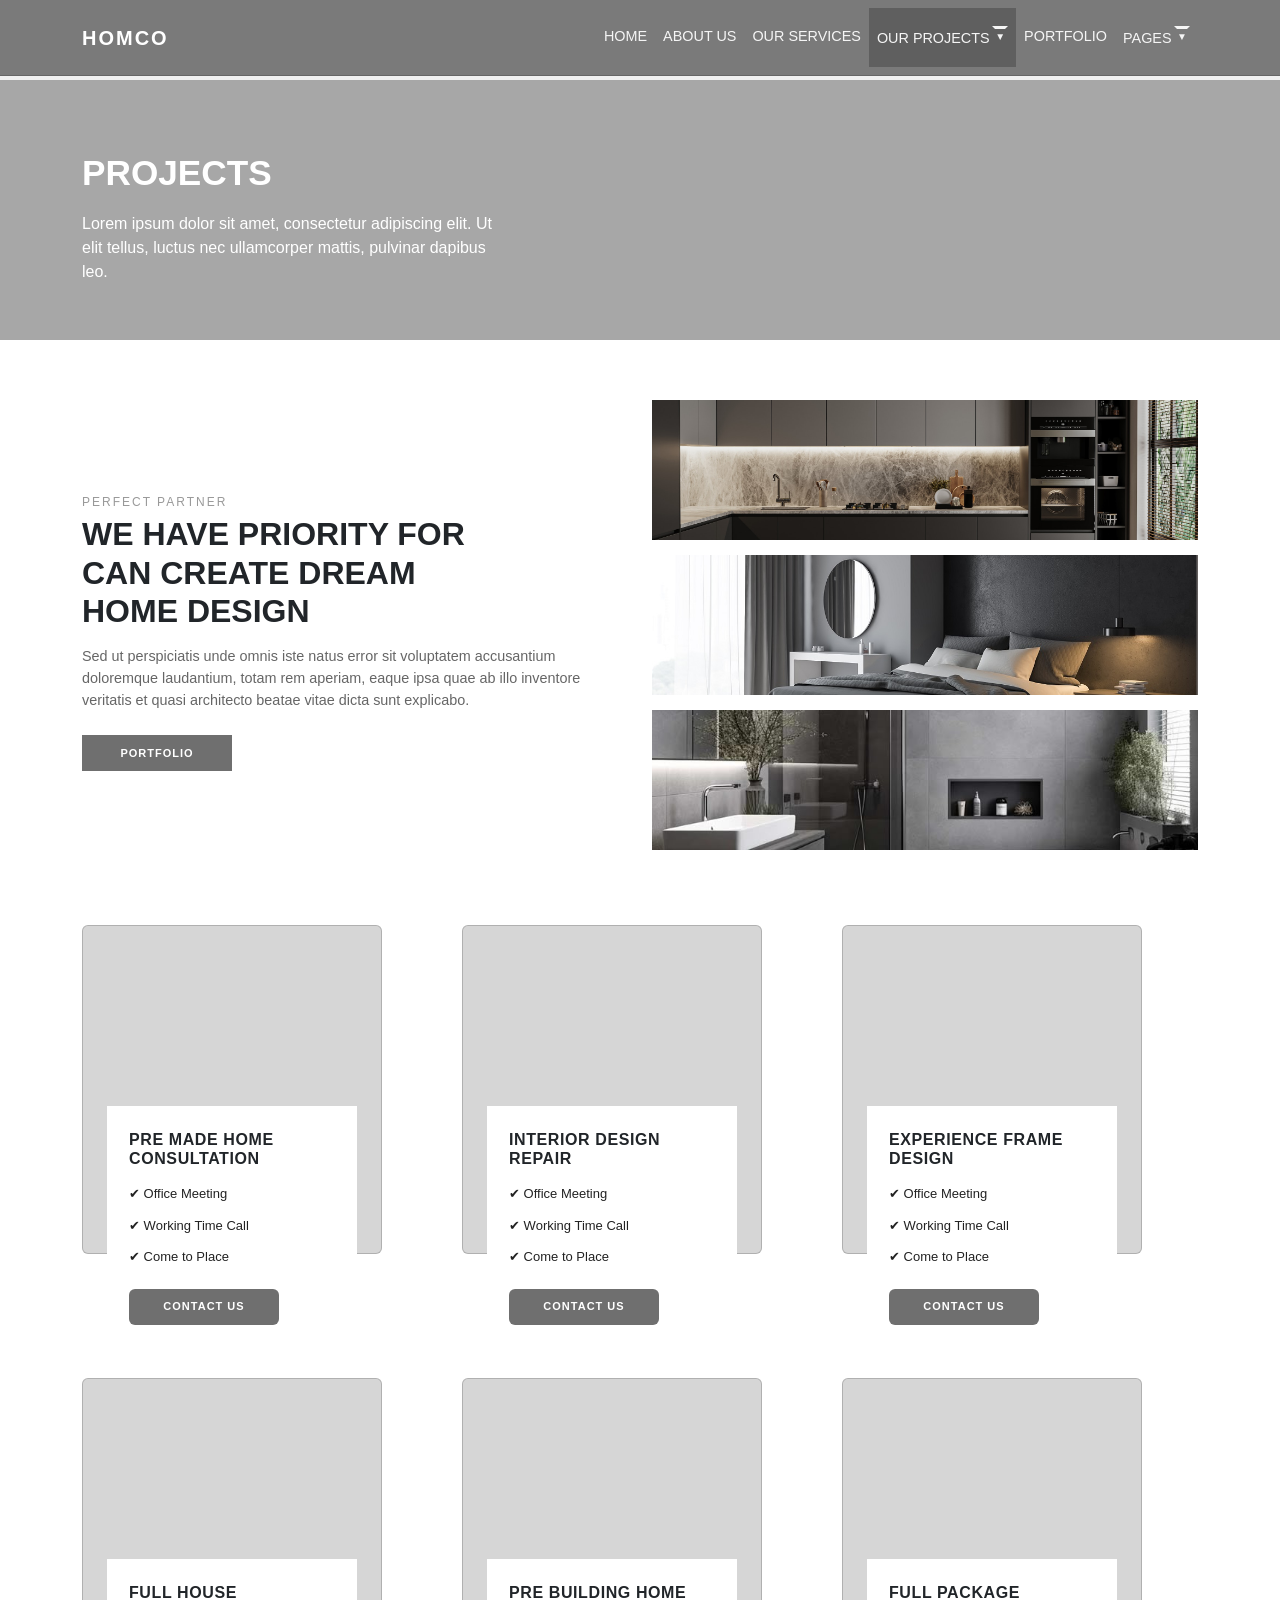
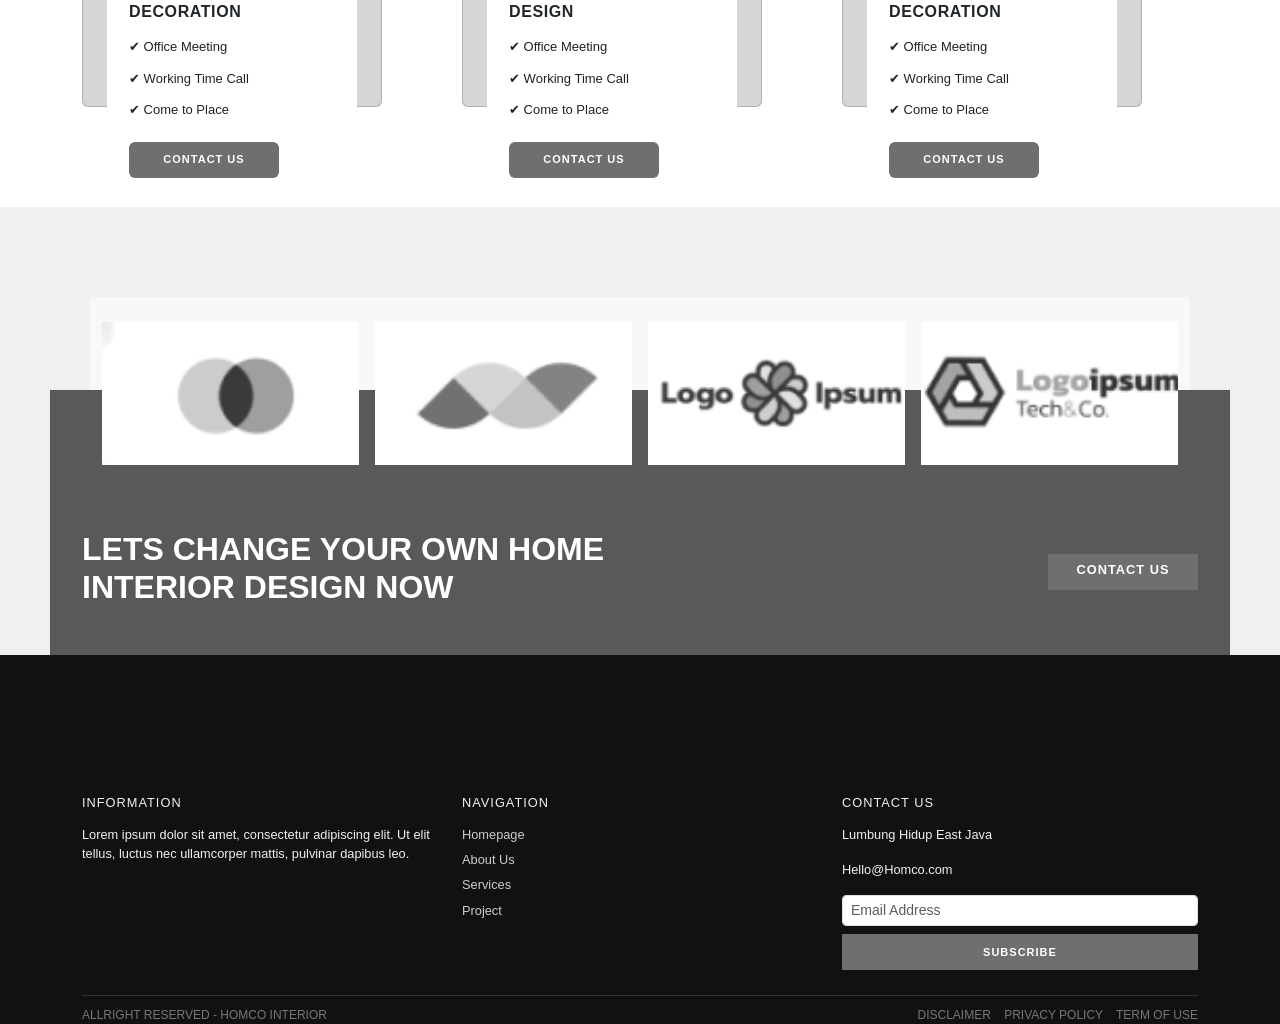
<file: projects.html>
<!DOCTYPE html>
<html lang="en">
<head>
    <meta charset="UTF-8">
    <meta name="viewport" content="width=device-width, initial-scale=1.0">
    <title>About</title>
    <link href="https://cdn.jsdelivr.net/npm/bootstrap@5.3.8/dist/css/bootstrap.min.css" rel="stylesheet" integrity="sha384-sRIl4kxILFvY47J16cr9ZwB07vP4J8+LH7qKQnuqkuIAvNWLzeN8tE5YBujZqJLB" crossorigin="anonymous">
    <link rel="stylesheet" href="./assets/css/main.css">
</head>

  <nav class="navbar navbar-expand-lg fixed-top">
    <div class="container">
      <a class="navbar-brand" href="index.html">
        HOMCO
      </a>

     
      <button class="navbar-toggler" type="button">
        ☰
      </button>

      <div class="navbar-collapse">
        <ul class="navbar-nav ms-auto">

          <li class="nav-item">
            <a class="nav-link" href="index.html">Home</a>
          </li>

          <li class="nav-item">
            <a class="nav-link" href="about.html">About Us</a>
          </li>

          <li class="nav-item">
            <a class="nav-link" href="services.html">Our Services</a>
          </li>

          <li class="nav-item dropdown">
            <a class="nav-link dropdown-toggle active">Our Projects</a>
            <ul class="dropdown-menu">
              <li><a class="dropdown-item" href="projects.html">Projects</a></li>
              <li><a class="dropdown-item" href="portfolio.html">Portfolio</a></li>
            </ul>
          </li>

          <li class="nav-item">
            <a class="nav-link" href="portfolio.html">Portfolio</a>
          </li>

          <li class="nav-item dropdown">
            <a class="nav-link dropdown-toggle">Pages</a>
            <ul class="dropdown-menu">
              <li><a class="dropdown-item" href="faq.html">FAQ</a></li>
              <li><a class="dropdown-item" href="blog.html">Blog</a></li>
              <li><a class="dropdown-item" href="single-post.html">Single Post</a></li>
              <li><a class="dropdown-item" href="404.html">404 Page</a></li>
            </ul>
          </li>

        </ul>
      </div>
    </div>
  </nav>

  <section class="hero-section">
    <div class="container">
      <div class="row">
        <div class="col-lg-6">
        
          <h1 class="hero-title mb-3">
           PROJECTS
          </h1>
          <p style="max-width: 420px;">
            Lorem ipsum dolor sit amet, consectetur adipiscing elit. Ut elit tellus,
            luctus nec ullamcorper mattis, pulvinar dapibus leo.
          </p>
        </div>
      </div>
    </div>
  </section>

  <section class="section-wrap section-white">
    <div class="container">
      <div class="row g-4 align-items-center">
        <div class="col-lg-6">
          <p class="section-label mb-1">PERFECT PARTNER</p>
          <h2 class="section-title mb-3">
            WE HAVE PRIORITY FOR<br>
            CAN CREATE DREAM<br>
            HOME DESIGN
          </h2>
          <p class="text-grey mb-4">
            Sed ut perspiciatis unde omnis iste natus error sit voluptatem accusantium
            doloremque laudantium, totam rem aperiam, eaque ipsa quae ab illo inventore
            veritatis et quasi architecto beatae vitae dicta sunt explicabo.
          </p>
          <button class="btn partner-btn">PORTFOLIO</button>
        </div>


        <div class="col-lg-6">
  <div class="stack-img"><img src="./assets/img/interior3.jpg"></div>
  <div class="stack-img"><img src="./assets/img/interior4.jpeg"></div>
  <div class="stack-img"><img src="./assets/img/interior5.jpg"></div>
</div>


      </div>
    </div>
  </section>

<section class=" section-white">
    <div class="container">
      <div class="row g-4 align-items-center">


        <div class="col-lg-4">
          

          <div class="card img1 ">
            <div class="white-box">
              <h3 class="title">PRE MADE HOME<br>CONSULTATION</h3>

               <ul class="list">
                 <li class="item">✔ Office Meeting</li>
                 <li class="item">✔ Working Time Call</li>
                 <li class="item">✔ Come to Place</li>
               </ul>

              <button class="btn">CONTACT US</button>
             </div>
          </div>

        </div>

        <div class="col-lg-4">
          

          <div class="card img1 ">
            <div class="white-box">
              <h3 class="title">INTERIOR DESIGN<br>REPAIR</h3>

               <ul class="list">
                 <li class="item">✔ Office Meeting</li>
                 <li class="item">✔ Working Time Call</li>
                 <li class="item">✔ Come to Place</li>
               </ul>

              <button class="btn">CONTACT US</button>
             </div>
          </div>

        </div>
        <div class="col-lg-4">
          

          <div class="card img1 ">
            <div class="white-box">
              <h3 class="title">EXPERIENCE FRAME<br>DESIGN</h3>

               <ul class="list">
                 <li class="item">✔ Office Meeting</li>
                 <li class="item">✔ Working Time Call</li>
                 <li class="item">✔ Come to Place</li>
               </ul>

              <button class="btn">CONTACT US</button>
             </div>
          </div>

        </div>
        <div class="col-lg-4">
          

          <div class="card img1 ">
            <div class="white-box">
              <h3 class="title">FULL HOUSE<br>DECORATION</h3>

               <ul class="list">
                 <li class="item">✔ Office Meeting</li>
                 <li class="item">✔ Working Time Call</li>
                 <li class="item">✔ Come to Place</li>
               </ul>

              <button class="btn">CONTACT US</button>
             </div>
          </div>

        </div>
        <div class="col-lg-4">
          

          <div class="card img1 ">
            <div class="white-box">
              <h3 class="title">PRE BUILDING HOME<br>DESIGN</h3>

               <ul class="list">
                 <li class="item">✔ Office Meeting</li>
                 <li class="item">✔ Working Time Call</li>
                 <li class="item">✔ Come to Place</li>
               </ul>

              <button class="btn">CONTACT US</button>
             </div>
          </div>

        </div>
        <div class="col-lg-4">
          

          <div class="card img1 ">
            <div class="white-box">
              <h3 class="title">FULL PACKAGE<br>DECORATION</h3>

               <ul class="list">
                 <li class="item">✔ Office Meeting</li>
                 <li class="item">✔ Working Time Call</li>
                 <li class="item">✔ Come to Place</li>
               </ul>

              <button class="btn">CONTACT US</button>
             </div>
          </div>

        </div>
      </div>
    </div>
  </section>





 
  <section class="logo-strip">
    <div class="container">
      <div class="row g-3 justify-content-center">
        <div class="col-6 col-xxl-3 col-xl-3 col-lg-4 col-xs-12"><img src="./assets/img/img1.png" /></div>
        <div class="col-6 col-xxl-3 col-xl-3 col-lg-4 col-xs-12"> <img src="./assets/img/img2.png"/></div>
        <div class="col-6 col-xxl-3 col-xl-3 col-lg-4 col-xs-12 "><img src="./assets/img/img3.png"/></div>
        <div class="col-6 col-xxl-3 col-xl-3 col-lg-4 col-xs-12 "><img src="./assets/img/img4.png"/></div>
      </div>
    </div>
  </section>

  
  <section class="big-cta">
    <div class="container">
      <div class="row align-items-center g-3">
        <div class="col-md-8">
          <h2 class="mb-2">
            LETS CHANGE YOUR OWN HOME<br>
            INTERIOR DESIGN NOW
          </h2>
        </div>
        <div class="col-md-4 text-md-end">
          <a href="contact.html" class="btn btn-dark">CONTACT US</a>
        </div>
      </div>
    </div>
  </section>


  <footer class="main-footer">
    <div class="container">
      <div class="row g-4">
        <div class="col-md-4">
          <h6>INFORMATION</h6>
          <p>
            Lorem ipsum dolor sit amet, consectetur adipiscing elit. Ut elit tellus,
            luctus nec ullamcorper mattis, pulvinar dapibus leo.
          </p>
        </div>
        <div class="col-md-4">
          <h6>NAVIGATION</h6>
          <a href="index.html" class="footer-link">Homepage</a>
          <a href="about.html" class="footer-link">About Us</a>
          <a href="services.html" class="footer-link">Services</a>
          <a href="projects.html" class="footer-link">Project</a>
        </div>
        <div class="col-md-4">
          <h6>CONTACT US</h6>
          <p>Lumbung Hidup East Java</p>
          <p>Hello@Homco.com</p>
          <input type="email" class="form-control form-control-sm mb-2" placeholder="Email Address">
          <button class="btn btn-light btn-sm w-100" style="border-radius:0;">SUBSCRIBE</button>
        </div>
      </div>

      <div class="footer-bottom d-flex flex-column flex-md-row justify-content-between">
        <span>ALLRIGHT RESERVED - HOMCO INTERIOR</span>
        <span>DISCLAIMER &nbsp;&nbsp; PRIVACY POLICY &nbsp;&nbsp; TERM OF USE</span>
      </div>
    </div>
  </footer>
 <script src="https://cdn.jsdelivr.net/npm/bootstrap@5.3.8/dist/js/bootstrap.bundle.min.js" integrity="sha384-FKyoEForCGlyvwx9Hj09JcYn3nv7wiPVlz7YYwJrWVcXK/BmnVDxM+D2scQbITxI" crossorigin="anonymous"></script> 
</body>
</body>
</html>
</file>
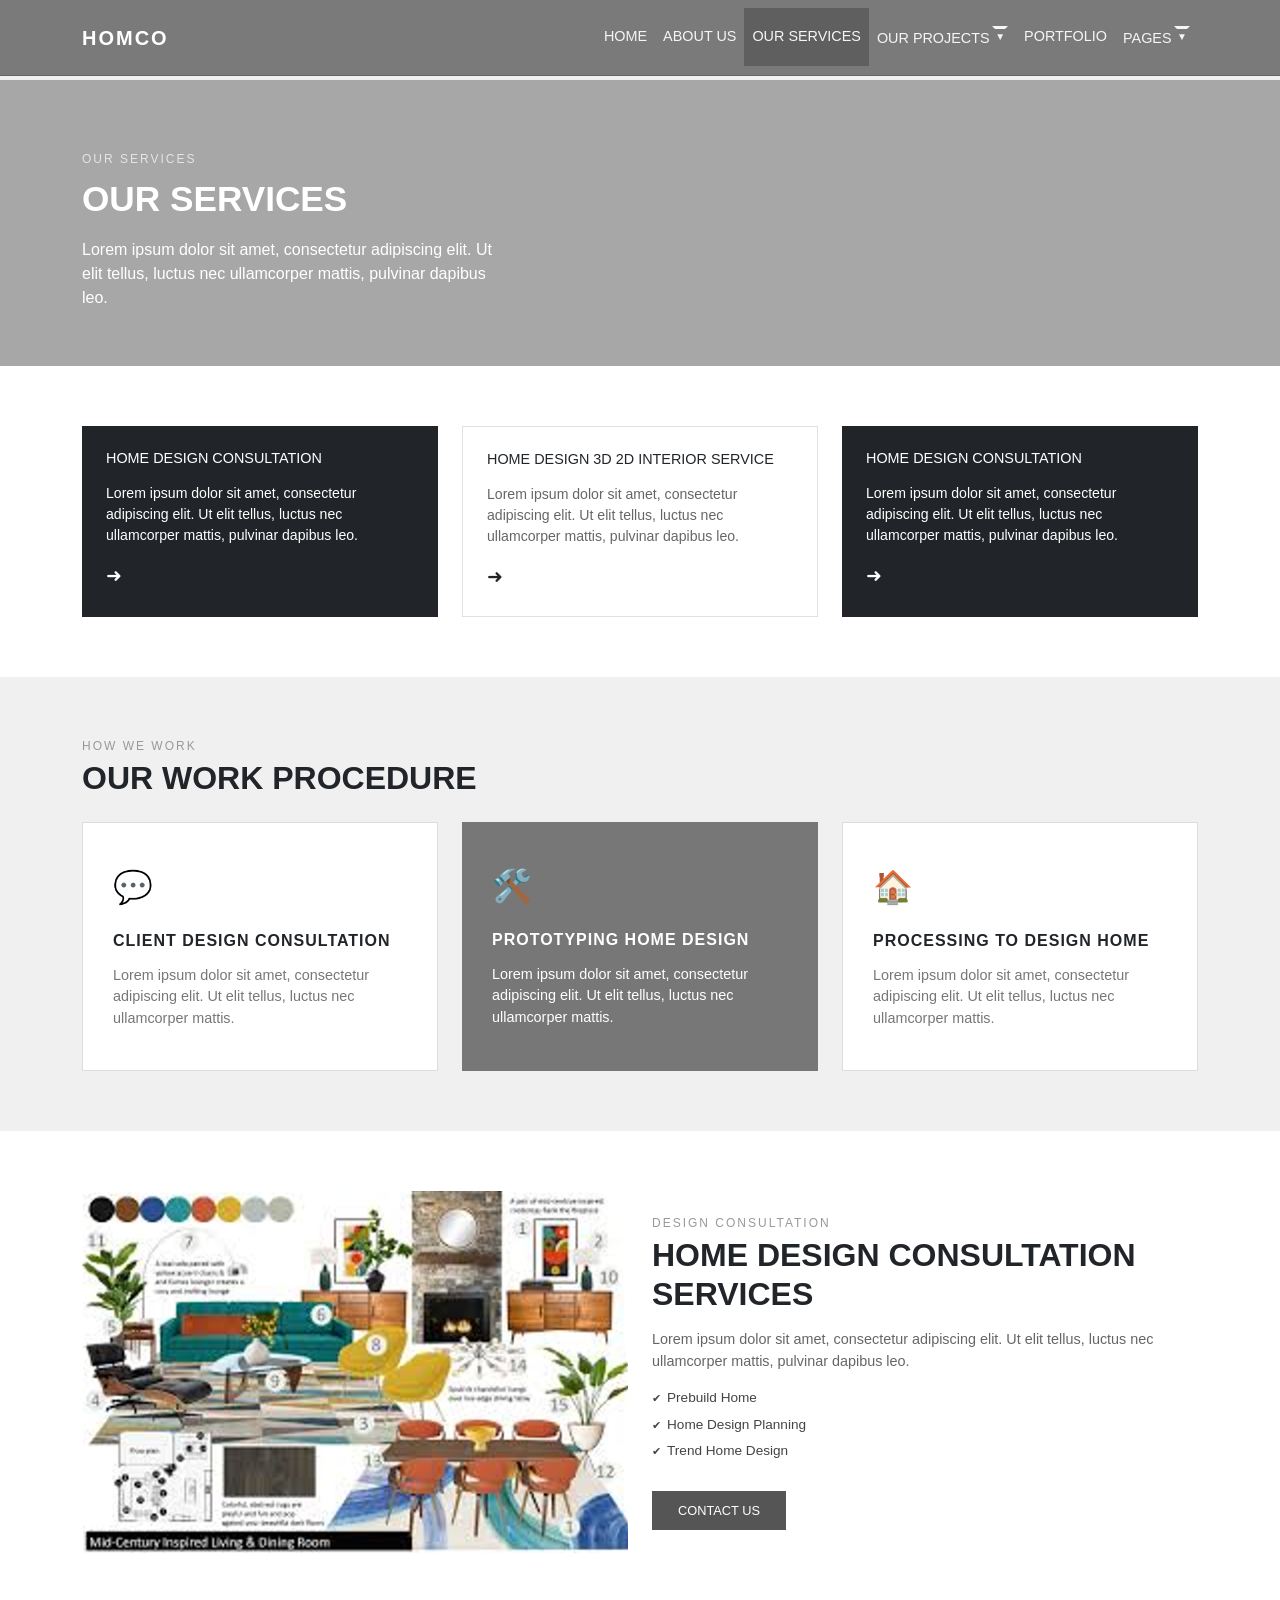
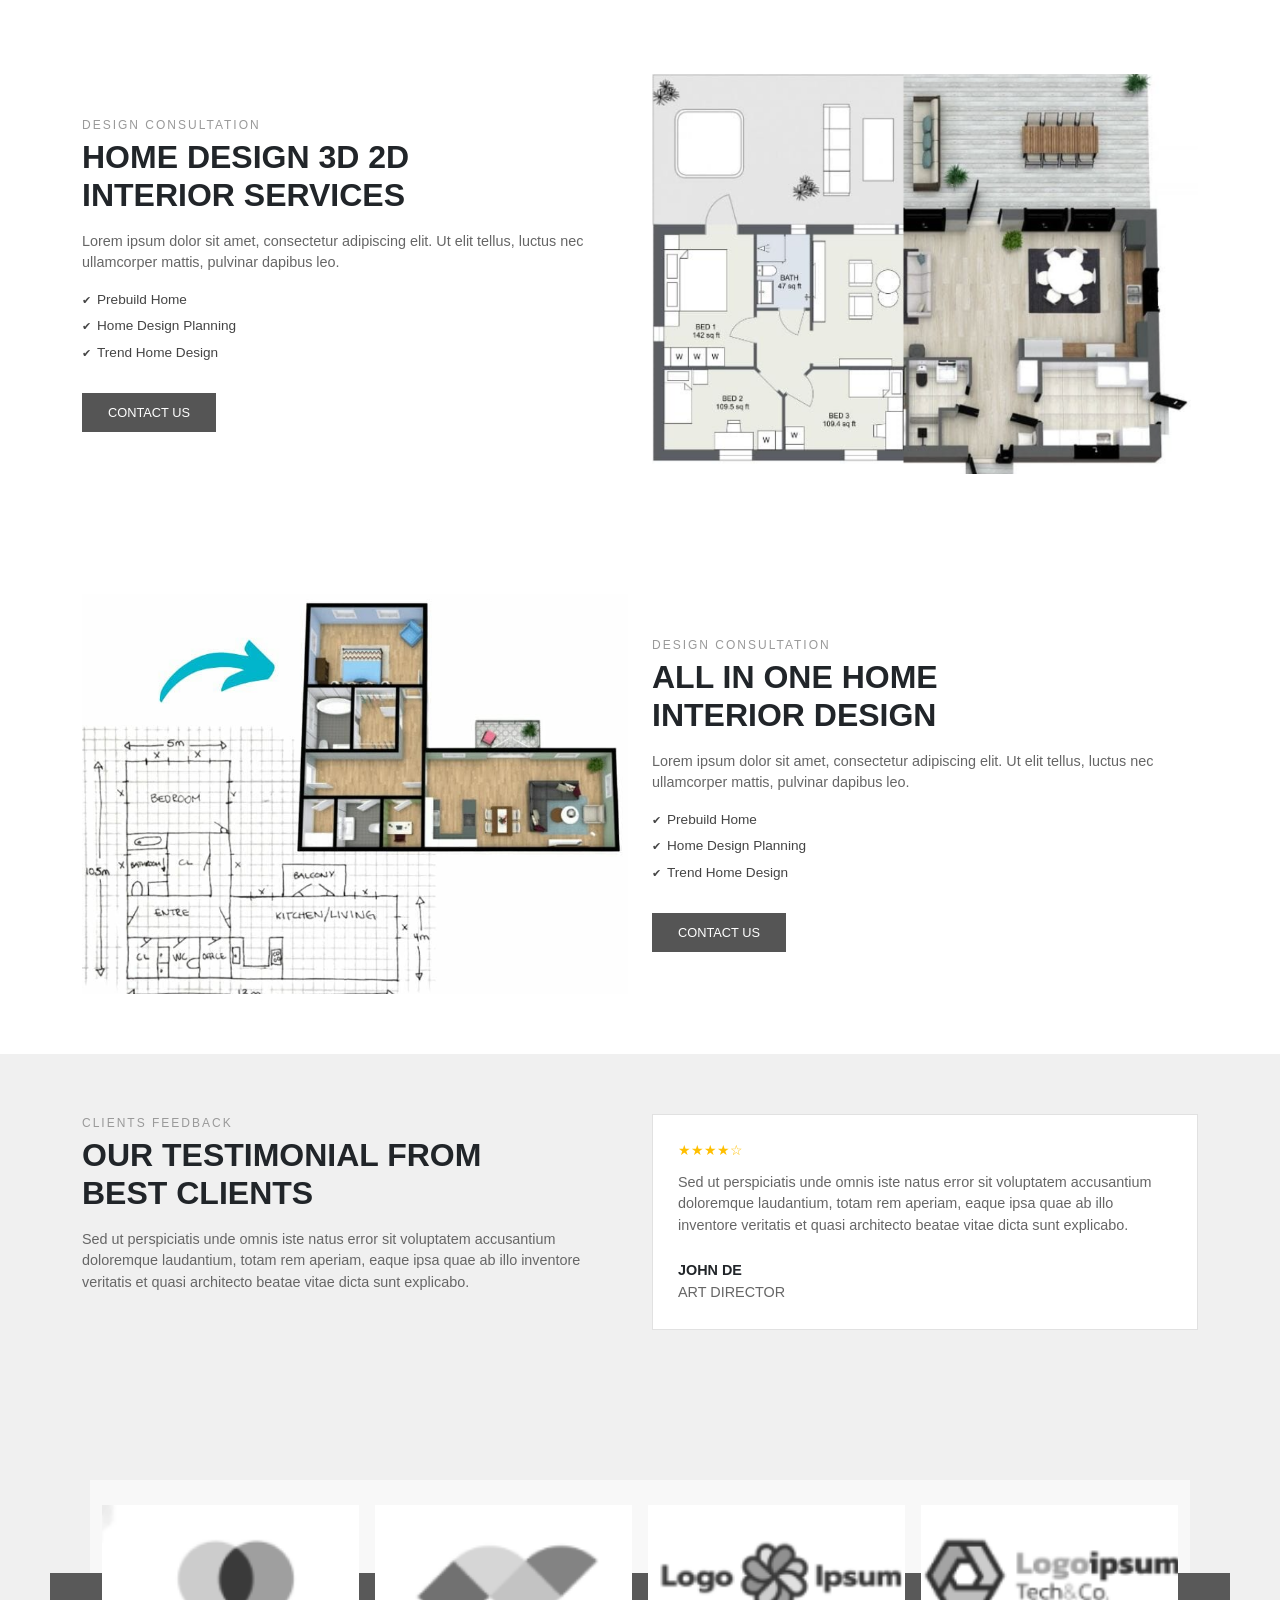
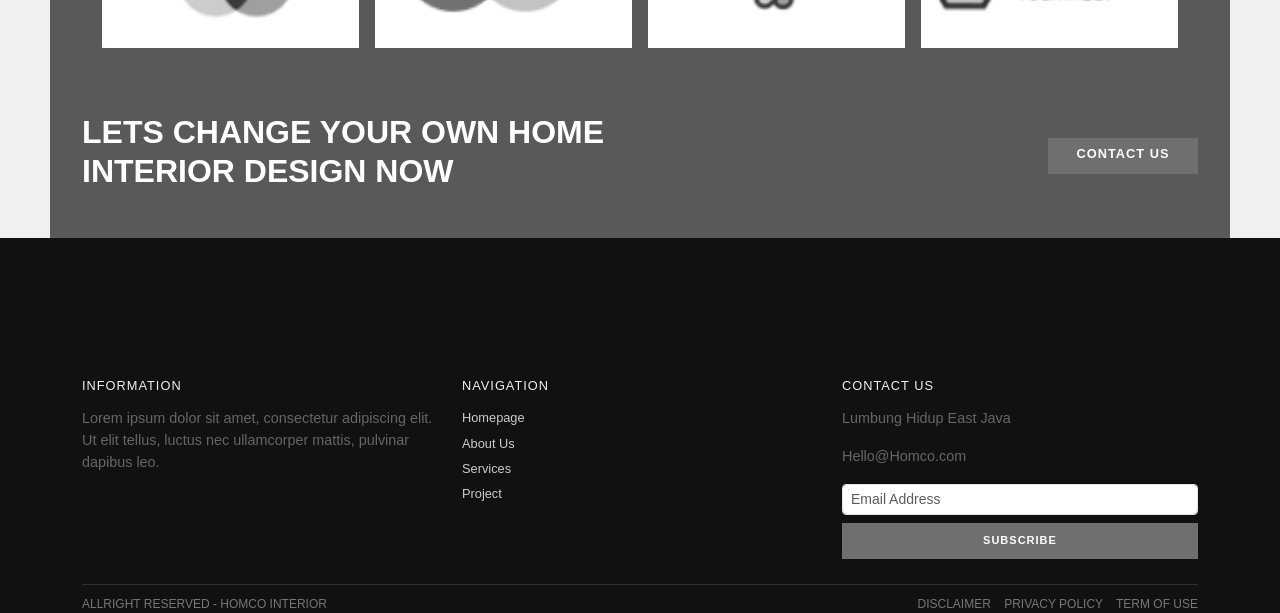
<file: services.html>
<!DOCTYPE html>
<html lang="en">
<head>
    <meta charset="UTF-8">
    <meta name="viewport" content="width=device-width, initial-scale=1.0">
    <title>Services</title>
    <link href="https://cdn.jsdelivr.net/npm/bootstrap@5.3.8/dist/css/bootstrap.min.css" rel="stylesheet" integrity="sha384-sRIl4kxILFvY47J16cr9ZwB07vP4J8+LH7qKQnuqkuIAvNWLzeN8tE5YBujZqJLB" crossorigin="anonymous">
    <link rel="stylesheet" href="./assets/css/main.css">
</head>
<body>

  <nav class="navbar navbar-expand-lg fixed-top">
    <div class="container">
      <a class="navbar-brand" href="index.html">
        HOMCO
      </a>

      <button class="navbar-toggler" type="button">
        ☰
      </button>

      <div class="navbar-collapse">
        <ul class="navbar-nav ms-auto">

          <li class="nav-item">
            <a class="nav-link" href="index.html">Home</a>
          </li>

          <li class="nav-item">
            <a class="nav-link" href="about.html">About Us</a>
          </li>

          <li class="nav-item">
            <a class="nav-link active" href="services.html">Our Services</a>
          </li>

          <li class="nav-item dropdown">
            <a class="nav-link dropdown-toggle">Our Projects</a>
            <ul class="dropdown-menu">
              <li><a class="dropdown-item" href="projects.html">Projects</a></li>
              <li><a class="dropdown-item" href="portfolio.html">Portfolio</a></li>
            </ul>
          </li>

          <li class="nav-item">
            <a class="nav-link" href="portfolio.html">Portfolio</a>
          </li>

          <li class="nav-item dropdown">
            <a class="nav-link dropdown-toggle">Pages</a>
            <ul class="dropdown-menu">
              <li><a class="dropdown-item" href="faq.html">FAQ</a></li>
              <li><a class="dropdown-item" href="blog.html">Blog</a></li>
              <li><a class="dropdown-item" href="single-post.html">Single Post</a></li>
              <li><a class="dropdown-item" href="404.html">404 Page</a></li>
            </ul>
          </li>

        </ul>
      </div>
    </div>
  </nav>

  <section class="hero-section">
    <div class="container">
      <div class="row">
        <div class="col-lg-6">
          <p class="hero-tag mb-2">OUR SERVICES</p>
          <h1 class="hero-title mb-3">
            OUR SERVICES
          </h1>
          <p style="max-width: 420px;">
            Lorem ipsum dolor sit amet, consectetur adipiscing elit. Ut elit tellus,
            luctus nec ullamcorper mattis, pulvinar dapibus leo.
          </p>
        </div>
      </div>
    </div>
  </section>

 
  <section class="section-wrap section-white">
    <div class="container">
      <div class="row g-4">

        <div class="col-lg-4">
          <div class="p-4 bg-dark text-white h-100">
            <h5 class="text-uppercase" style="font-size:0.9rem;">
              HOME DESIGN CONSULTATION
            </h5>
            <p class="mt-3" style="font-size:0.88rem;">
              Lorem ipsum dolor sit amet, consectetur adipiscing elit. Ut elit tellus,
              luctus nec ullamcorper mattis, pulvinar dapibus leo.
            </p>
            <div class="mt-3" style="font-size:1.2rem;">➜</div>
          </div>
        </div>

        <div class="col-lg-4">
          <div class="p-4 bg-white border h-100">
            <h5 class="text-uppercase" style="font-size:0.9rem;">
              HOME DESIGN 3D 2D INTERIOR SERVICE
            </h5>
            <p class="mt-3 text-grey" style="font-size:0.88rem;">
              Lorem ipsum dolor sit amet, consectetur adipiscing elit. Ut elit tellus,
              luctus nec ullamcorper mattis, pulvinar dapibus leo.
            </p>
            <div class="mt-3" style="font-size:1.2rem;">➜</div>
          </div>
        </div>

        <div class="col-lg-4">
          <div class="p-4 bg-dark text-white h-100">
            <h5 class="text-uppercase" style="font-size:0.9rem;">
              HOME DESIGN CONSULTATION
            </h5>
            <p class="mt-3" style="font-size:0.88rem;">
              Lorem ipsum dolor sit amet, consectetur adipiscing elit. Ut elit tellus,
              luctus nec ullamcorper mattis, pulvinar dapibus leo.
            </p>
            <div class="mt-3" style="font-size:1.2rem;">➜</div>
          </div>
        </div>

      </div>
    </div>
  </section>

  <section class="section-wrap">
    <div class="container">
      <p class="section-label mb-1">HOW WE WORK</p>
      <h2 class="section-title mb-4">
        OUR WORK PROCEDURE
      </h2>

      

      <div class="row g-4">
  <div class="col-md-4">
    <div class="procedure-card">
      <div class="proc-icon">💬</div>
      <h5>CLIENT DESIGN CONSULTATION</h5>
      <p>
        Lorem ipsum dolor sit amet, consectetur adipiscing elit. Ut elit tellus,
        luctus nec ullamcorper mattis.
      </p>
    </div>
  </div>

  <div class="col-md-4">
    <div class="procedure-card active">
      <div class="proc-icon">🛠️</div>
      <h5>PROTOTYPING HOME DESIGN</h5>
      <p>
        Lorem ipsum dolor sit amet, consectetur adipiscing elit. Ut elit tellus,
        luctus nec ullamcorper mattis.
      </p>
    </div>
  </div>

  <div class="col-md-4">
    <div class="procedure-card">
      <div class="proc-icon">🏠</div>
      <h5>PROCESSING TO DESIGN HOME</h5>
      <p>
        Lorem ipsum dolor sit amet, consectetur adipiscing elit. Ut elit tellus,
        luctus nec ullamcorper mattis.
      </p>
    </div>
  </div>


      </div>
    </div>
  </section>


  <section class="section-wrap section-white">
    <div class="container">
      <div class="row g-4 align-items-center">

        <div class="col-lg-6">
          
          <div class="placeholder-img-lg d-flex justify-content-center align-items-center">
            <div class="placeholder-circle"><img  src="./assets/img/interior12.jpg"/></div>
          </div>
        </div>

        <div class="col-lg-6">
          <p class="section-label mb-1">DESIGN CONSULTATION</p>
          <h2 class="section-title mb-3">
            HOME DESIGN CONSULTATION SERVICES
          </h2>
          <p class="text-grey mb-3">
            Lorem ipsum dolor sit amet, consectetur adipiscing elit. Ut elit tellus,
            luctus nec ullamcorper mattis, pulvinar dapibus leo.
          </p>

          <ul class="check-list mt-3">
            <li>Prebuild Home</li>
            <li>Home Design Planning</li>
            <li>Trend Home Design</li>
          </ul>

          <button class="partner-btn mt-4">CONTACT US</button>
        </div>

      </div>
    </div>
  </section>

  <section class="section-wrap section-white">
    <div class="container">
      <div class="row g-4 align-items-center">

        <div class="col-lg-6 order-lg-1 order-2">
          <p class="section-label mb-1">DESIGN CONSULTATION</p>
          <h2 class="section-title mb-3">
            HOME DESIGN 3D 2D<br>
            INTERIOR SERVICES
          </h2>
          <p class="text-grey mb-3">
            Lorem ipsum dolor sit amet, consectetur adipiscing elit. Ut elit tellus,
            luctus nec ullamcorper mattis, pulvinar dapibus leo.
          </p>

          <ul class="check-list mt-3">
            <li>Prebuild Home</li>
            <li>Home Design Planning</li>
            <li>Trend Home Design</li>
          </ul>

          <button class="partner-btn mt-4">CONTACT US</button>
        </div>

        <div class="col-lg-6 order-lg-2 order-1">
          <div class="placeholder-img-lg"><img src="./assets/img/3D,2D.png"/></div>
        </div>

      </div>
    </div>
  </section>

 
  <section class="section-wrap section-white">
    <div class="container">
      <div class="row g-4 align-items-center">

        <div class="col-lg-6">
          <div class="placeholder-img-lg"><img src="./assets/img/sketch-floor-plan.jpg"/></div>
        </div>

        <div class="col-lg-6">
          <p class="section-label mb-1">DESIGN CONSULTATION</p>
          <h2 class="section-title mb-3">
            ALL IN ONE HOME<br>
            INTERIOR DESIGN
          </h2>
          <p class="text-grey mb-3">
            Lorem ipsum dolor sit amet, consectetur adipiscing elit. Ut elit tellus,
            luctus nec ullamcorper mattis, pulvinar dapibus leo.
          </p>

          <ul class="check-list mt-3">
            <li>Prebuild Home</li>
            <li>Home Design Planning</li>
            <li>Trend Home Design</li>
          </ul>

          <button class="partner-btn mt-4">CONTACT US</button>
        </div>

      </div>
    </div>
  </section>

  <section class="section-wrap">
    <div class="container">
      <div class="row g-4">
        <div class="col-lg-6">
          <p class="section-label mb-1">CLIENTS FEEDBACK</p>
          <h2 class="section-title mb-3">
            OUR TESTIMONIAL FROM<br>
            BEST CLIENTS
          </h2>
          <p class="text-grey">
            Sed ut perspiciatis unde omnis iste natus error sit voluptatem accusantium
            doloremque laudantium, totam rem aperiam, eaque ipsa quae ab illo inventore
            veritatis et quasi architecto beatae vitae dicta sunt explicabo.
          </p>
        </div>

        <div class="col-lg-6">
          <div class="testimonial-box">
            <div class="testimonial-stars">
              ★★★★☆
            </div>
            <p class="text-grey mb-4">
              Sed ut perspiciatis unde omnis iste natus error sit voluptatem accusantium
              doloremque laudantium, totam rem aperiam, eaque ipsa quae ab illo inventore
              veritatis et quasi architecto beatae vitae dicta sunt explicabo.
            </p>
            <p class="mb-0 fw-bold">JOHN DE</p>
            <p class="mb-0 text-grey">ART DIRECTOR</p>
          </div>
        </div>
      </div>
    </div>
  </section>


  <section class="logo-strip">
    <div class="container">
      <div class="row g-3 justify-content-center">
        <div class="col-6 col-xxl-3 col-xl-3 col-lg-4 col-xs-12"><img src="./assets/img/img1.png" /></div>
        <div class="col-6 col-xxl-3 col-xl-3 col-lg-4 col-xs-12"> <img src="./assets/img/img2.png"/></div>
        <div class="col-6 col-xxl-3 col-xl-3 col-lg-4 col-xs-12 "><img src="./assets/img/img3.png"/></div>
        <div class="col-6 col-xxl-3 col-xl-3 col-lg-4 col-xs-12 "><img src="./assets/img/img4.png"/></div>
      </div>
    </div>
  </section>
  
  <section class="big-cta">
    <div class="container">
      <div class="row align-items-center g-3">
        <div class="col-md-8">
          <h2 class="mb-2">
            LETS CHANGE YOUR OWN HOME<br>
            INTERIOR DESIGN NOW
          </h2>
        </div>
        <div class="col-md-4 text-md-end">
          <a href="contact.html" class="btn btn-dark">CONTACT US</a>
        </div>
      </div>
    </div>
  </section>

  <footer class="main-footer">
    <div class="container">
      <div class="row g-4">

        <div class="col-md-4">
          <h6>INFORMATION</h6>
          <p class="text-grey">
            Lorem ipsum dolor sit amet, consectetur adipiscing elit. Ut elit tellus,
            luctus nec ullamcorper mattis, pulvinar dapibus leo.
          </p>
        </div>

        <div class="col-md-4">
          <h6>NAVIGATION</h6>
          <a href="index.html" class="footer-link">Homepage</a>
          <a href="about.html" class="footer-link">About Us</a>
          <a href="services.html" class="footer-link">Services</a>
          <a href="projects.html" class="footer-link">Project</a>
        </div>

        <div class="col-md-4">
          <h6>CONTACT US</h6>
          <p class="text-grey">Lumbung Hidup East Java</p>
          <p class="text-grey">Hello@Homco.com</p>
          <input type="email" class="form-control form-control-sm mb-2" placeholder="Email Address">
          <button class="btn btn-light btn-sm w-100" style="border-radius:0;">SUBSCRIBE</button>
        </div>

      </div>

      <div class="footer-bottom d-flex flex-column flex-md-row justify-content-between">
        <span>ALLRIGHT RESERVED - HOMCO INTERIOR</span>
        <span>DISCLAIMER &nbsp;&nbsp; PRIVACY POLICY &nbsp;&nbsp; TERM OF USE</span>
      </div>
    </div>
  </footer>

<script src="https://cdn.jsdelivr.net/npm/bootstrap@5.3.0/dist/js/bootstrap.bundle.min.js"></script>

</body>
</html>
</file>
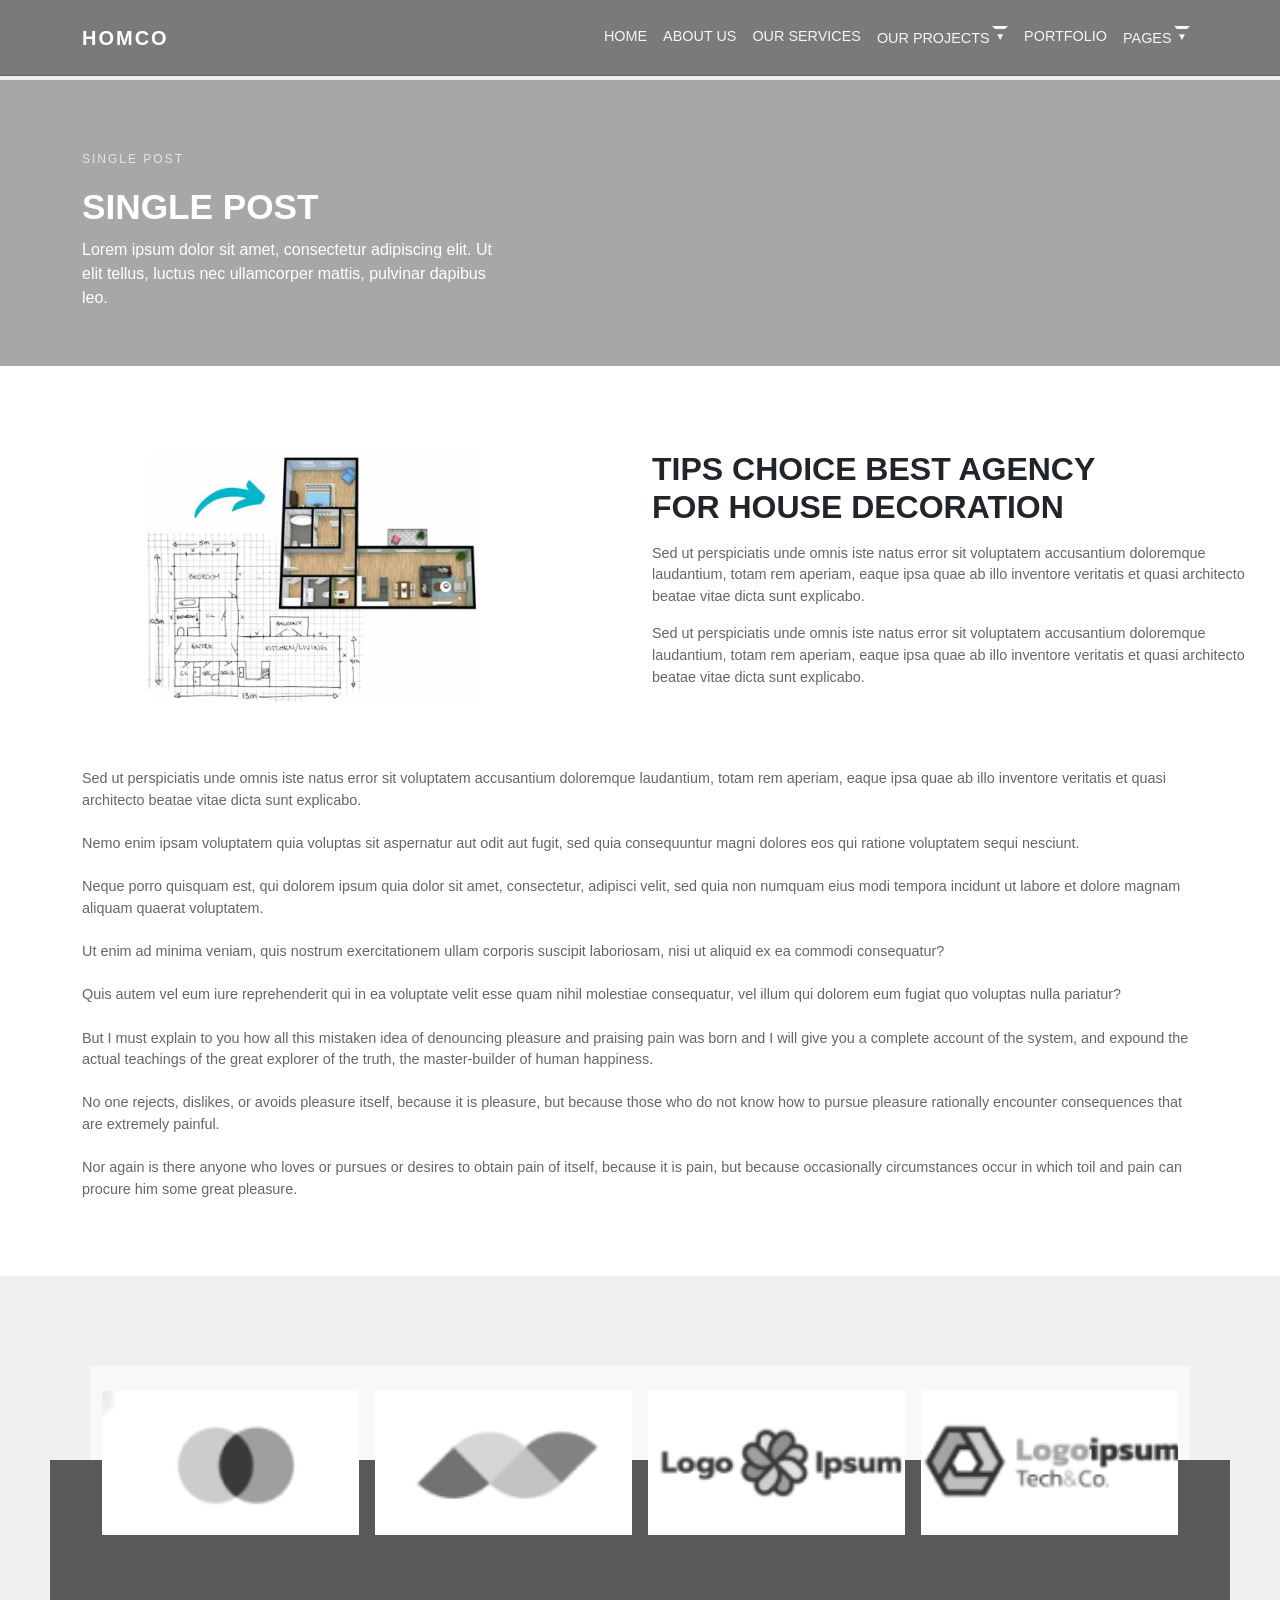
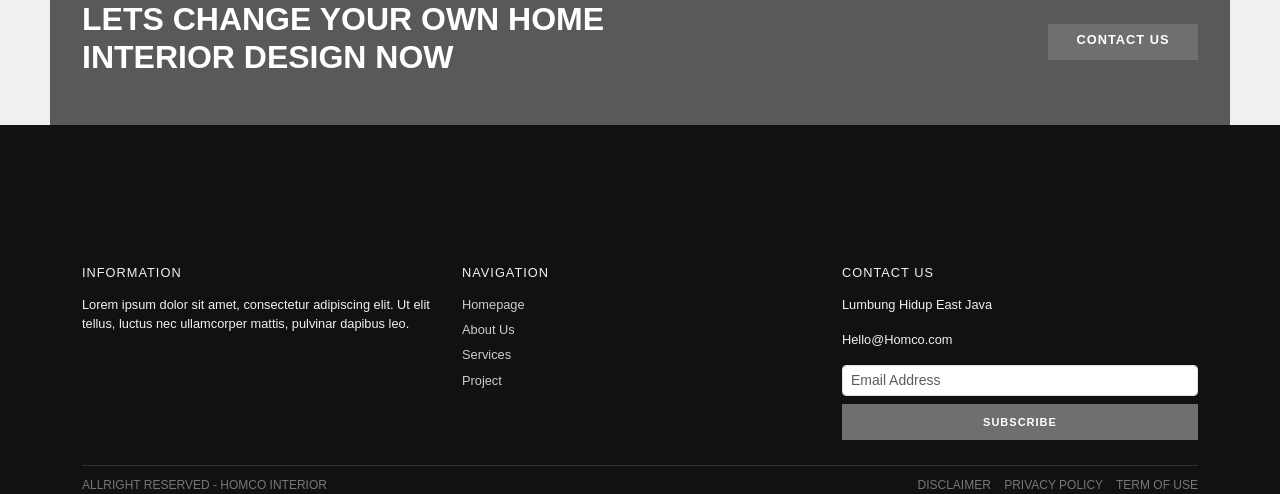
<file: single-post.html>
<!DOCTYPE html>
<html lang="en">
<head>
    <meta charset="UTF-8">
    <meta name="viewport" content="width=device-width, initial-scale=1.0">
    <title>Home</title>
    <link href="https://cdn.jsdelivr.net/npm/bootstrap@5.3.8/dist/css/bootstrap.min.css" rel="stylesheet" integrity="sha384-sRIl4kxILFvY47J16cr9ZwB07vP4J8+LH7qKQnuqkuIAvNWLzeN8tE5YBujZqJLB" crossorigin="anonymous">
    <link rel="stylesheet" href="./assets/css/main.css">
</head>
<body>
    <nav class="navbar navbar-expand-lg fixed-top">
  <div class="container">
    <a class="navbar-brand" href="index.html">HOMCO</a>
    <button class="navbar-toggler">☰</button>

    <div class="navbar-collapse">
      <ul class="navbar-nav ms-auto">

        <li class="nav-item"><a class="nav-link" href="index.html">Home</a></li>
        <li class="nav-item"><a class="nav-link" href="about.html">About Us</a></li>
        <li class="nav-item"><a class="nav-link" href="services.html">Our Services</a></li>

        <li class="nav-item dropdown">
          <a class="nav-link dropdown-toggle">Our Projects</a>
          <ul class="dropdown-menu">
            <li><a class="dropdown-item" href="projects.html">Projects</a></li>
            <li><a class="dropdown-item" href="portfolio.html">Portfolio</a></li>
          </ul>
        </li>

        <li class="nav-item"><a class="nav-link" href="portfolio.html">Portfolio</a></li>

        <li class="nav-item dropdown">
          <a class="nav-link dropdown-toggle">Pages</a>
          <ul class="dropdown-menu">
            <li><a class="dropdown-item" href="faq.html">FAQ</a></li>
            <li><a class="dropdown-item" href="blog.html">Blog</a></li>
            <li><a class="dropdown-item" href="single-post.html">Single Post</a></li>
            <li><a class="dropdown-item" href="404.html">404 Page</a></li>
          </ul>
        </li>

      </ul>
    </div>
  </div>
</nav>

<section class="hero-section">
  <div class="container">
    <p class="hero-tag">SINGLE POST</p>
    <h1 class="hero-title">SINGLE POST</h1>
    <p style="max-width:420px;">
      Lorem ipsum dolor sit amet, consectetur adipiscing elit. Ut elit tellus,
      luctus nec ullamcorper mattis, pulvinar dapibus leo.
    </p>
  </div>
</section>

 <section class="section-wrap section-white">
    <class class="container">
      <div class="row g-4 align-items-center mb-3">

        <div class="col-lg-6">
          
          <div class="placeholder-img-lg d-flex justify-content-center align-items-center">
            <div class="placeholder-circle single-post"><img src="./assets/img/sketch-floor-plan.jpg"/></div>
          </div>
        </div>
        <div class="col-lg-6">
         
          <h2 class="section-title mb-3">
            TIPS CHOICE BEST AGENCY<br>FOR HOUSE DECORATION
          </h2>
          <p class="text-grey mb-3">
           Sed ut perspiciatis unde omnis iste natus error sit voluptatem accusantium doloremque laudantium, totam rem aperiam, eaque ipsa quae ab illo inventore veritatis et quasi architecto beatae vitae dicta sunt explicabo.
          </p>
          <p class="text-grey mb-3">
           Sed ut perspiciatis unde omnis iste natus error sit voluptatem accusantium doloremque laudantium, totam rem aperiam, eaque ipsa quae ab illo inventore veritatis et quasi architecto beatae vitae dicta sunt explicabo.
          </p>


        </div>
        </div>
  
      
       </class>
      </br></br>
 
      <div class="container ">
        <p class="text-grey mb-3">Sed ut perspiciatis unde omnis iste natus error sit voluptatem accusantium doloremque laudantium, totam rem aperiam, eaque ipsa quae ab illo inventore veritatis et quasi architecto beatae vitae dicta sunt explicabo.</br></br>
Nemo enim ipsam voluptatem quia voluptas sit aspernatur aut odit aut fugit, sed quia consequuntur magni dolores eos qui ratione voluptatem sequi nesciunt.</br></br>
Neque porro quisquam est, qui dolorem ipsum quia dolor sit amet, consectetur, adipisci velit, sed quia non numquam eius modi tempora incidunt ut labore et dolore magnam aliquam quaerat voluptatem.</br></br>
Ut enim ad minima veniam, quis nostrum exercitationem ullam corporis suscipit laboriosam, nisi ut aliquid ex ea commodi consequatur? </br></br>Quis autem vel eum iure reprehenderit qui in ea voluptate velit esse quam nihil molestiae consequatur, vel illum qui dolorem eum fugiat quo voluptas nulla pariatur?</br></br>
But I must explain to you how all this mistaken idea of denouncing pleasure and praising pain was born and I will give you a complete account of the system, and expound the actual teachings of the great explorer of the truth, the master-builder of human happiness.</br></br>
No one rejects, dislikes, or avoids pleasure itself, because it is pleasure, but because those who do not know how to pursue pleasure rationally encounter consequences that are extremely painful.</br></br>
Nor again is there anyone who loves or pursues or desires to obtain pain of itself, because it is pain, but because occasionally circumstances occur in which toil and pain can procure him some great pleasure.</p>
      </div>
    
    
  </section>
  



 
  <section class="logo-strip">
    <div class="container">
      <div class="row g-3 justify-content-center">
        <div class="col-6 col-md-3"><img src="./assets/img/img1.png"/></div>
        <div class="col-6 col-md-3"><img src="./assets/img/img2.png"/></div>
        <div class="col-6 col-md-3"><img src="./assets/img/img3.png"/></div>
        <div class="col-6 col-md-3"><img src="./assets/img/img4.png"/></div>
      </div>
    </div>
  </section>


  <section class="big-cta">
    <div class="container">
      <div class="row align-items-center g-3">
        <div class="col-md-8">
          <h2 class="mb-2">
            LETS CHANGE YOUR OWN HOME<br>
            INTERIOR DESIGN NOW
          </h2>
        </div>
        <div class="col-md-4 text-md-end">
          <a href="contact.html" class="btn btn-dark">CONTACT US</a>
        </div>
      </div>
    </div>
  </section>
  
  <footer class="main-footer">
    <div class="container">
      <div class="row g-4">
        <div class="col-md-4">
          <h6>INFORMATION</h6>
          <p>
            Lorem ipsum dolor sit amet, consectetur adipiscing elit. Ut elit tellus,
            luctus nec ullamcorper mattis, pulvinar dapibus leo.
          </p>
        </div>
        <div class="col-md-4">
          <h6>NAVIGATION</h6>
          <a href="index.html" class="footer-link">Homepage</a>
          <a href="about.html" class="footer-link">About Us</a>
          <a href="services.html" class="footer-link">Services</a>
          <a href="projects.html" class="footer-link">Project</a>
        </div>
        <div class="col-md-4">
          <h6>CONTACT US</h6>
          <p>Lumbung Hidup East Java</p>
          <p>Hello@Homco.com</p>
          <input type="email" class="form-control form-control-sm mb-2" placeholder="Email Address">
          <button class="btn btn-light btn-sm w-100" style="border-radius:0;">SUBSCRIBE</button>
        </div>
      </div>

      <div class="footer-bottom d-flex flex-column flex-md-row justify-content-between">
        <span>ALLRIGHT RESERVED - HOMCO INTERIOR</span>
        <span>DISCLAIMER &nbsp;&nbsp; PRIVACY POLICY &nbsp;&nbsp; TERM OF USE</span>
      </div>
    </div>
  </footer>
<script src="https://cdn.jsdelivr.net/npm/bootstrap@5.3.0/dist/js/bootstrap.bundle.min.js"></script>
</body>
</html>
</file>
<file: assets/css/main.css>
*{
    margin: 0px;
    padding: 0px;
    box-sizing: border-box;

}

body {
  margin: 0;
  font-family: Arial, sans-serif;
  background: #f0f0f0;
  padding-top: 80px; }


.navbar {
  background: #7a7a7a;          
  border-bottom: 1px solid #666;
}

.navbar-brand {
  font-weight: 700;
  letter-spacing: 2px;
  color: #ffffff !important;
}

.navbar-nav .nav-link {
  color: #f5f5f5 !important;
  font-size: 0.9rem;
  text-transform: uppercase;
  padding: 18px 16px;
}

.navbar-nav .nav-link.active {
  background: #5f5f5f;
}

.navbar-nav .nav-link:hover {
  background: #666666;
}


.nav-item.dropdown {
  position: relative;
}

.dropdown-menu {
  position: absolute;
  top: 100%;
  left: 0;
  display: none;
  min-width: 180px;
  background: #ffffff;
  border-radius: 0;
  border: 1px solid #ddd;
  padding: 8px 0;
  z-index: 1000;
}

.dropdown-item {
  font-size: 0.9rem;
}

.nav-item.dropdown:hover .dropdown-menu,
.nav-item.dropdown:focus-within .dropdown-menu {
  display: block;
}

.nav-link.dropdown-toggle::after {
  content: " ▼";
  font-size: 10px;
}


.navbar-collapse {
  display: flex !important;
  justify-content: flex-end;
}


.navbar-toggler {
  border: none;
  color: #fff;
}


.placeholder-img-lg {
  width: 100%;
  height: 100%;
  max-height: 400px;
  overflow: hidden;
}

.placeholder-img-lg img {
  width: 100%;
  height: 100%;
  object-fit: cover;
  display: block;
}
.hero-section {
  background: #a7a7a7;
  color: #ffffff;
  padding: 70px 0 40px;
}

.hero-tag {
  font-size: 0.75rem;
  letter-spacing: 2px;
  text-transform: uppercase;
  opacity: 0.7;
}

.hero-title {
  font-weight: 800;
  font-size: 2.2rem;
  line-height: 1.3;
  text-transform: uppercase;
}

.hero-btn {
  background: #5f5f5f;
  border-radius: 0;
  border: none;
  padding: 10px 28px 40px;
  font-size: 0.8rem;
  text-transform: uppercase;
}

.home-services-strip {
  margin-top: -40px;  }

.service-card {
  background: #151515;
  color: #ffffff;
  padding: 25px 25px 20px;
  font-size: 0.85rem;
}

.service-card.middle {
  background: #353535;
}

.service-card h5 {
  text-transform: uppercase;
  font-size: 0.9rem;
  font-weight: 700;
}

.service-card p {
  margin-bottom: 18px;
}

.service-card .service-arrow {
  font-size: 1.1rem;
}


.site-footer {
  background: #111;
  color: #eee;
  font-size: 0.8rem;
  padding: 15px 0;
  text-align: center;
}



.section-wrap {
  padding: 60px 0;
  background: #f0f0f0;
}

.section-white {
  background: #ffffff;
}

.section-label {
  font-size: 0.75rem;
  text-transform: uppercase;
  letter-spacing: 2px;
  color: #999;
}
.box {
  
  background-color: #f2f2f2;
  border-radius: 12px;
  transition: all 0.3s ease;
  box-shadow: 0 4px 10px rgba(0, 0, 0, 0.1);
}
.box:hover {
  transform: translateY(-8px);
  background-color: #e0e0e0;
  box-shadow: 0 12px 25px rgba(0, 0, 0, 0.2);
}

.section-title {
  font-weight: 800;
  text-transform: uppercase;
}

.stack-img {
  width: 100%;
  height: 260px;     
  margin-bottom: 24px;
  overflow: hidden;
}

.stack-img img {
  width: 100%;
  height: 100%;
  object-fit: cover;
  display: block;
}

@media (max-width: 991px) {
  .image-stack {
    height: auto;
  }

  .stack-img {
    position: relative;
    width: 100% !important;
    height: 220px !important;
    margin-bottom: 20px;
  }
}


.text-grey {
  color: #666;
  font-size: 0.9rem;
}

.about-bullets {
  list-style: none;
  padding-left: 0;
  margin: 0;
}

.about-bullets li {
  font-size: 0.9rem;
  color: #444;
  margin-bottom: 6px;
}

.about-bullets li::before {
  content: "✔";
  margin-right: 6px;
  font-size: 0.7rem;
}


.stats-box {
  margin-top: 25px;
}

.stat-item h3 {
  font-weight: 800;
  margin-bottom: 0;
}

.stat-item span {
  font-size: 0.7rem;
  letter-spacing: 2px;
  text-transform: uppercase;
  color: #777;
}


.procedure-card {
  background: #ffffff;
  border: 1px solid #e1e1e1;
  padding: 25px;
  height: 100%;
}

.procedure-card h5 {
  font-size: 0.9rem;
  text-transform: uppercase;
  font-weight: 700;
}

.procedure-card p {
  font-size: 0.85rem;
  color: #666;
}


.partner-btn {
  background: #555;
  color: #fff;
  border-radius: 0;
  border: none;
  font-size: 0.8rem;
  text-transform: uppercase;
  padding: 10px 26px;
}


.stack-img {
  width: 100%;
  height: 140px;
  background: #cfcfcf;
  margin-bottom: 15px;
}

.check-list {
  list-style: none;
  padding-left: 0;
  margin: 0;
}

.check-list li {
  font-size: 0.85rem;
  color: #444;
  margin-bottom: 6px;
}

.check-list li::before {
  content: "✔";
  margin-right: 6px;
  font-size: 0.7rem;
}


.testimonial-box {
  background: #ffffff;
  border: 1px solid #e1e1e1;
  padding: 25px;
  font-size: 0.9rem;
}

.testimonial-stars {
  color: #ffbf00;
  margin-bottom: 10px;
}


.logo-strip {
  padding: 25px 0;
  background: #f8f8f8;
  text-align: center;
  font-size: 0.85rem;
  color: #777 ;
  margin: 90px 90px -100px;
}


.big-cta {
  background: #595959;
  color: #ffffff;
  padding: 140px 0 ;
  margin: 0px 50px -100px;
}

.big-cta h2 {
  font-weight: 800;
  text-transform: uppercase;
}

.big-cta .btn {
  border-radius: 0;
  text-transform: uppercase;
  font-size: 0.8rem;
}


.main-footer {
  background: #111111;
  color: #f0f0f0;
  padding-top: 140px;
  font-size: 0.8rem;

}

.main-footer h6 {
  text-transform: uppercase;
  letter-spacing: 1px;
  font-size: 0.8rem;
  margin-bottom: 15px;
}

.footer-link {
  display: block;
  color: #cccccc;
  text-decoration: none;
  margin-bottom: 6px;
  font-size: 0.8rem;
}

.footer-link:hover {
  color: #ffffff;
}

.footer-bottom {
  border-top: 1px solid #333;
  margin-top: 25px;
  padding-top: 10px;
  font-size: 0.75rem;
  color: #777;
}
.procedure-card {
  background: #ffffff;
  border: 1px solid #e1e1e1;
  padding: 25px 25px 20px;
  height: 100%;
  transition: 0.2s;
}

.procedure-card h5 {
  font-size: 0.9rem;
  text-transform: uppercase;
  font-weight: 700;
  margin-bottom: 10px;
}

.procedure-card p {
  font-size: 0.85rem;
  color: #666;
  margin: 0;
}

.procedure-card:hover {
  border-color: #999;
  box-shadow: 0 3px 8px rgba(0, 0, 0, 0.08);
}

.procedure-card h5 {
  text-transform: uppercase;
  font-size: 1rem;
  font-weight: 800;
}

.procedure-card p {
  font-size: 0.9rem;
  color: #666;
}
.logo-strip img{
    width:199px;
    height:112px;
}


.team-card {
  position: relative;
  overflow: hidden;
  transition: transform .4s ease, box-shadow .4s ease;;
}

.team-img {
  height: 420px; 
}

.team-img img {
  width: 100%;
  height: 100%;
  object-fit: cover;
  display: block;
  transition: transform .6s ease;
}


.team-info {
  position: absolute;
  bottom: 0;
  left: 0;
  width: 100%;
  background: white;
  text-align: center;
  padding: 25px 20px;
    transition: transform .4s ease, background .4s ease;
}
.team-card:hover {
  transform: translateY(-10px);
  box-shadow: 0 25px 50px rgba(0,0,0,.2);
}

.team-card:hover .team-img img {
  transform: scale(1.08);
}

.team-card:hover .team-info {
  transform: translateY(-10px);
}

.team-info .role {
  font-size: 12px;
  letter-spacing: 2px;
  color: #888;
}

.team-info h5 {
  font-weight: 700;
  letter-spacing: 2px;
}


.team-card.dark .team-info {
  background: #1f2427;
}

.team-card.dark h5,
.team-card.dark .role,
.team-card.dark .socials {
  color: white;
}


.big-quote {
  font-size: clamp(2rem, 4vw, 5.5rem);
  font-weight: 500;
  line-height: 1.1;
  letter-spacing: 2px;
  color: white;
  text-transform: uppercase;
}

.section-wrap .col-lg-4 > div {
  transition: all 0.4s ease;
  position: relative;
  overflow: hidden;
}

.section-wrap .col-lg-4 div > div:last-child {
  transition: transform 0.4s ease;
}

.section-wrap .col-lg-4 > div:hover {
  transform: translateY(-12px);
  box-shadow: 0 25px 50px rgba(0,0,0,0.2);
}

.section-wrap .col-lg-4 > div:hover div:last-child {
  transform: translateX(10px);
}

.section-wrap .bg-white:hover {
  background: #1f2427 !important;
  color: white;
}

.section-wrap .bg-white:hover p,
.section-wrap .bg-white:hover h5 {
  color: white !important;
}

.procedure-card {
  background: white;
  border: 1px solid #ddd;
  padding: 40px 30px;
  height: 100%;
  transition: all .4s ease;
}

.proc-icon {
  font-size: 32px;
  color: #777;
  margin-bottom: 20px;
}

.procedure-card h5 {
  font-weight: 700;
  letter-spacing: 1px;
  margin-bottom: 15px;
}

.procedure-card p {
  color: #777;
  font-size: .9rem;
}

.procedure-card:hover {
  background: #777;
  color: white;
  transform: translateY(-10px);
}

.procedure-card:hover p,
.procedure-card:hover .proc-icon {
  color: white;
}

.procedure-card.active {
  background: #777;
  color: white;
  border: none;
}

.procedure-card.active p,
.procedure-card.active .proc-icon {
  color: white;
}




.card{
  width:300px;
  background:#d6d6d6;

  
  margin-bottom: 100px;
}

.white-box{
  background:#fff;
  margin: 180px 24px 0;   
  padding: 24px 22px 28px;
  margin-bottom: -100px;
}

.title{
  margin:0 0 16px;
  font-size:16px;
  font-weight:900;
  letter-spacing:.6px;
  text-transform:uppercase;
}

.list{
  list-style:none;
  padding:0;
  margin:0 0 22px;
  display:grid;
  gap:12px;
}

.item{
  display:flex;
  align-items:center;
  gap:10px;
  font-size:13px;
  color:#222;
}

.check{
  width:16px;
  height:16px;
}

.btn{
  width:150px;
  height:36px;
  background:#6f6f6f;
  color:#fff;
  border:0;
  font-size:11px;
  font-weight:800;
  letter-spacing:1px;
  text-transform:uppercase;
}








.work-img img,
.row img {
  width: 100%;
  height: 100%;
  object-fit: cover;
  display: block;
}














.faq-section {
  background: transparent; 
  padding: 40px 0;
}

.accordion-item {
  border: none;
  background: transparent;
  border-bottom: 1px solid #e5e5e5; 
}


.accordion-button {
  background: transparent;
  font-weight: 700;
  font-size: 18px;
  color: #222;
  padding: 20px 0;
  box-shadow: none;
display:flex;

  align-items: center;
  justify-content: space-between;
  text-align: left;
  direction: ltr;
}

.accordion-button:not(.collapsed) {
  background: transparent;
  color: #000;
}


.accordion-button:focus {
  box-shadow: none;
}


.accordion-button::after {

    content: "›";
  font-size: 22px;
  margin-left: 10px;
  transition: 0.3s;

  background-image: none !important;
}



.accordion-button:not(.collapsed)::after {
  transform: rotate(90deg);
}


.accordion-body {
  padding: 10px 0 20px;
  color: #666;
}




.first-question img {
  width: 100%;       
  max-width: 900px;   
  height: 300px;       
  display: block;
}




.CLEANING img{
  max-height: 238px;
  min-height: 238px;
}




.single-post img{
  max-height: 250px;
}
.error{
  padding: 250px 0;
}



























@media (max-width: 992px) {
  .hero-title {
    font-size: 2.2rem;
  }
}

@media (max-width: 768px) {
  .stack-img {
    width: 100%;
    margin-bottom: -40px;
  }
}
@media (max-width: 990px) {


    .navbar-nav {
        display: none !important;
    }

  
    .navbar {
        padding: 12px 0;
    }

    
    .navbar-brand {
        font-size: 1.2rem;
        letter-spacing: 1px;
    }
}
</file>
